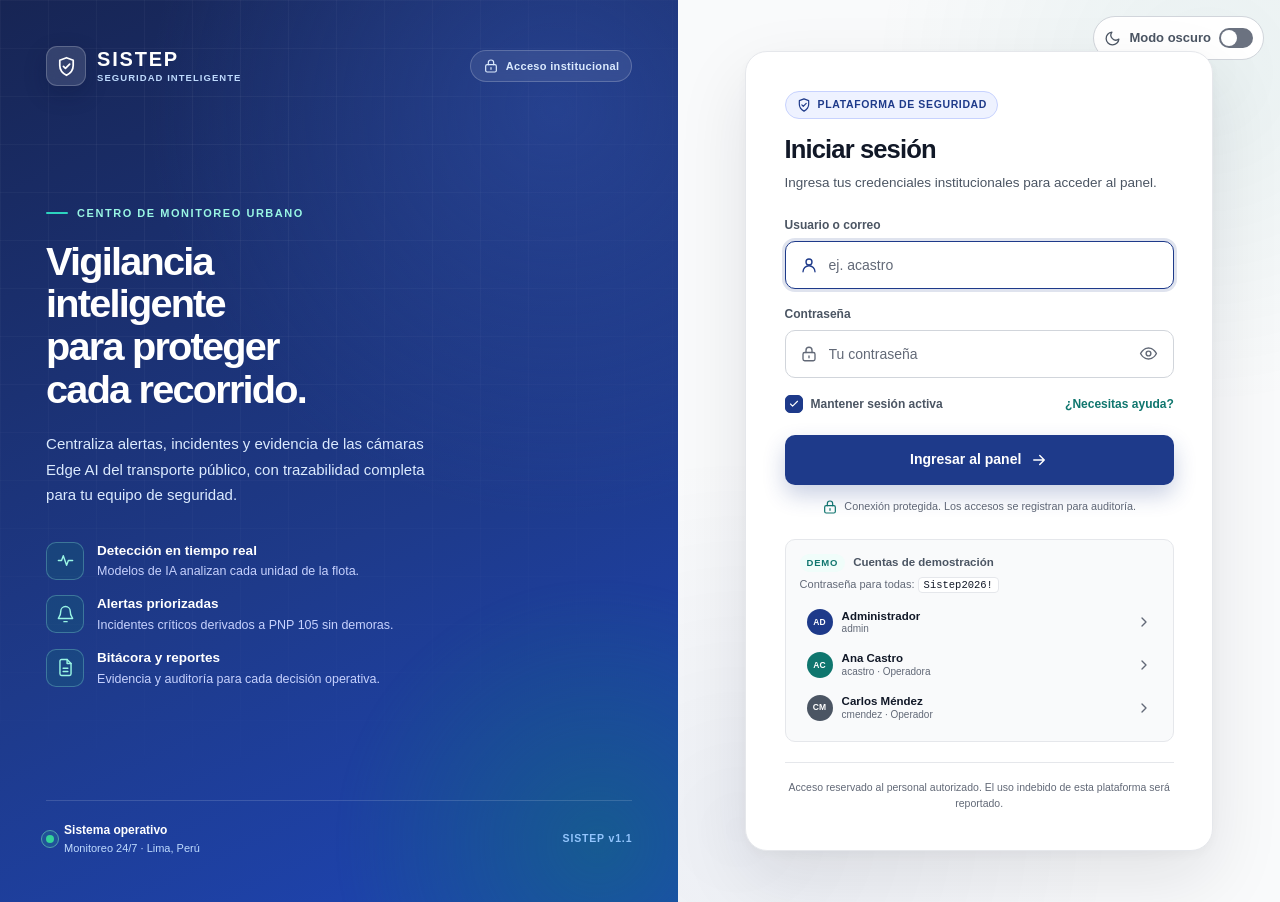
<file: frontend/index.html>
<!DOCTYPE html>
<html lang="es">
<head>
  <meta charset="UTF-8">
  <meta name="viewport" content="width=device-width, initial-scale=1.0">
  <meta name="theme-color" content="#1E3A8A">
  <meta name="description" content="SISTEP · Panel de seguridad para la gestión de alertas e incidentes en tiempo real.">
  <title>SISTEP | Panel de Seguridad</title>
  <script>
    /* Evita mostrar el panel antes de validar que exista una sesión guardada. */
    (function () {
      try {
        var raw = localStorage.getItem("sistep.auth.session") || sessionStorage.getItem("sistep.auth.session");
        if (!raw) {
          window.location.replace("login.html");
          return;
        }
        var sesion = JSON.parse(raw);
        if (!sesion.token || (sesion.expiresAt && Date.parse(sesion.expiresAt) <= Date.now())) {
          localStorage.removeItem("sistep.auth.session");
          sessionStorage.removeItem("sistep.auth.session");
          window.location.replace("login.html?expired=1");
        }
      } catch (error) {
        window.location.replace("login.html");
      }
    })();
  </script>
  <script src="js/theme.js"></script>
  <link rel="icon" type="image/svg+xml" href="assets/favicon.svg">
  <link rel="stylesheet" href="css/global.css">
  <link rel="stylesheet" href="css/dashboard.css">
  <link rel="stylesheet" href="css/views.css">
  <link rel="stylesheet" href="css/ux.css">
  <script src="js/auth.js" defer></script>
  <script src="js/api.js" defer></script>
  <script src="js/app.js" defer></script>
  <script src="js/views.js" defer></script>
  <script src="js/ux.js" defer></script>
</head>
<body>
  <a class="skip-link" href="#mainContent">Saltar al contenido principal</a>

  <!-- Sprite de iconos SVG (sin librerías externas) -->
  <svg class="svg-sprite" xmlns="http://www.w3.org/2000/svg" aria-hidden="true">
    <symbol id="icon-shield" viewBox="0 0 24 24">
      <g fill="none" stroke="currentColor" stroke-width="1.8" stroke-linecap="round" stroke-linejoin="round">
        <path d="M12 2.8 19 5.5v5.4c0 4.4-2.8 8-7 10.3-4.2-2.3-7-5.9-7-10.3V5.5L12 2.8Z"/>
        <path d="m8.8 11.9 2.1 2.1 4.4-4.5"/>
      </g>
    </symbol>
    <symbol id="icon-grid" viewBox="0 0 24 24">
      <g fill="none" stroke="currentColor" stroke-width="1.8" stroke-linecap="round" stroke-linejoin="round">
        <rect x="3" y="3" width="7" height="7" rx="1.6"/>
        <rect x="14" y="3" width="7" height="7" rx="1.6"/>
        <rect x="3" y="14" width="7" height="7" rx="1.6"/>
        <rect x="14" y="14" width="7" height="7" rx="1.6"/>
      </g>
    </symbol>
    <symbol id="icon-bell" viewBox="0 0 24 24">
      <g fill="none" stroke="currentColor" stroke-width="1.8" stroke-linecap="round" stroke-linejoin="round">
        <path d="M18 8a6 6 0 0 0-12 0c0 7-3 7-3 9h18c0-2-3-2-3-9"/>
        <path d="M10 21h4"/>
      </g>
    </symbol>
    <symbol id="icon-incident" viewBox="0 0 24 24">
      <g fill="none" stroke="currentColor" stroke-width="1.8" stroke-linecap="round" stroke-linejoin="round">
        <path d="M10.3 3.9 2.7 17a2 2 0 0 0 1.8 3h15a2 2 0 0 0 1.8-3L13.7 3.9a2 2 0 0 0-3.4 0Z"/>
        <path d="M12 9v4"/>
        <path d="M12 17h.01"/>
      </g>
    </symbol>
    <symbol id="icon-report" viewBox="0 0 24 24">
      <g fill="none" stroke="currentColor" stroke-width="1.8" stroke-linecap="round" stroke-linejoin="round">
        <path d="M14 2H7a2 2 0 0 0-2 2v16a2 2 0 0 0 2 2h10a2 2 0 0 0 2-2V7l-5-5Z"/>
        <path d="M14 2v5h5M9 13h6M9 17h6"/>
      </g>
    </symbol>
    <symbol id="icon-settings" viewBox="0 0 24 24">
      <g fill="none" stroke="currentColor" stroke-width="1.8" stroke-linecap="round" stroke-linejoin="round">
        <circle cx="12" cy="12" r="3"/>
        <path d="M19.4 15a1.7 1.7 0 0 0 .3 1.9l.1.1-2.8 2.8-.1-.1a1.7 1.7 0 0 0-1.9-.3 1.7 1.7 0 0 0-1 1.6v.2h-4V21a1.7 1.7 0 0 0-1-1.6 1.7 1.7 0 0 0-1.9.3l-.1.1L4.2 17l.1-.1a1.7 1.7 0 0 0 .3-1.9A1.7 1.7 0 0 0 3 14H2.8v-4H3a1.7 1.7 0 0 0 1.6-1 1.7 1.7 0 0 0-.3-1.9L4.2 7 7 4.2l.1.1A1.7 1.7 0 0 0 9 4.6a1.7 1.7 0 0 0 1-1.6v-.2h4V3a1.7 1.7 0 0 0 1 1.6 1.7 1.7 0 0 0 1.9-.3l.1-.1L19.8 7l-.1.1a1.7 1.7 0 0 0-.3 1.9 1.7 1.7 0 0 0 1.6 1h.2v4H21a1.7 1.7 0 0 0-1.6 1Z"/>
      </g>
    </symbol>
    <symbol id="icon-search" viewBox="0 0 24 24">
      <g fill="none" stroke="currentColor" stroke-width="1.9" stroke-linecap="round" stroke-linejoin="round">
        <circle cx="11" cy="11" r="7"/>
        <path d="m20 20-3.9-3.9"/>
      </g>
    </symbol>
    <symbol id="icon-filter" viewBox="0 0 24 24">
      <g fill="none" stroke="currentColor" stroke-width="1.8" stroke-linecap="round" stroke-linejoin="round">
        <path d="M3 5h18l-7 8v5.2l-4 1.8V13L3 5Z"/>
      </g>
    </symbol>
    <symbol id="icon-more" viewBox="0 0 24 24">
      <g fill="currentColor" stroke="none">
        <circle cx="5" cy="12" r="1.7"/>
        <circle cx="12" cy="12" r="1.7"/>
        <circle cx="19" cy="12" r="1.7"/>
      </g>
    </symbol>
    <symbol id="icon-refresh" viewBox="0 0 24 24">
      <g fill="none" stroke="currentColor" stroke-width="1.8" stroke-linecap="round" stroke-linejoin="round">
        <path d="M20 11a8 8 0 1 0-2.3 6.7"/>
        <path d="M20 4v7h-7"/>
      </g>
    </symbol>
    <symbol id="icon-x" viewBox="0 0 24 24">
      <g fill="none" stroke="currentColor" stroke-width="1.9" stroke-linecap="round">
        <path d="M18 6 6 18M6 6l12 12"/>
      </g>
    </symbol>
    <symbol id="icon-eye" viewBox="0 0 24 24">
      <g fill="none" stroke="currentColor" stroke-width="1.8" stroke-linecap="round" stroke-linejoin="round">
        <path d="M2 12s3.5-7 10-7 10 7 10 7-3.5 7-10 7S2 12 2 12Z"/>
        <circle cx="12" cy="12" r="3"/>
      </g>
    </symbol>
    <symbol id="icon-check" viewBox="0 0 24 24">
      <g fill="none" stroke="currentColor" stroke-width="2.1" stroke-linecap="round" stroke-linejoin="round">
        <path d="m5 12 4.2 4.2L19 6.5"/>
      </g>
    </symbol>
    <symbol id="icon-calendar" viewBox="0 0 24 24">
      <g fill="none" stroke="currentColor" stroke-width="1.8" stroke-linecap="round" stroke-linejoin="round">
        <rect x="3" y="5" width="18" height="16" rx="2"/>
        <path d="M16 3v4M8 3v4M3 10h18"/>
      </g>
    </symbol>
    <symbol id="icon-clock" viewBox="0 0 24 24">
      <g fill="none" stroke="currentColor" stroke-width="1.8" stroke-linecap="round" stroke-linejoin="round">
        <circle cx="12" cy="12" r="9"/>
        <path d="M12 7v5l3.2 2"/>
      </g>
    </symbol>
    <symbol id="icon-arrow-up" viewBox="0 0 24 24">
      <g fill="none" stroke="currentColor" stroke-width="2" stroke-linecap="round" stroke-linejoin="round">
        <path d="M7 17 17 7M8 7h9v9"/>
      </g>
    </symbol>
    <symbol id="icon-menu" viewBox="0 0 24 24">
      <g fill="none" stroke="currentColor" stroke-width="1.9" stroke-linecap="round">
        <path d="M4 7h16M4 12h16M4 17h16"/>
      </g>
    </symbol>
    <symbol id="icon-chevron-down" viewBox="0 0 24 24">
      <g fill="none" stroke="currentColor" stroke-width="2" stroke-linecap="round" stroke-linejoin="round">
        <path d="m6 9 6 6 6-6"/>
      </g>
    </symbol>
    <symbol id="icon-download" viewBox="0 0 24 24">
      <g fill="none" stroke="currentColor" stroke-width="1.8" stroke-linecap="round" stroke-linejoin="round">
        <path d="M12 3v12M7.5 10.5 12 15l4.5-4.5M4 20h16"/>
      </g>
    </symbol>
    <symbol id="icon-map-pin" viewBox="0 0 24 24">
      <g fill="none" stroke="currentColor" stroke-width="1.8" stroke-linecap="round" stroke-linejoin="round">
        <path d="M20 10c0 5.5-8 12-8 12S4 15.5 4 10a8 8 0 1 1 16 0Z"/>
        <circle cx="12" cy="10" r="2.5"/>
      </g>
    </symbol>
    <symbol id="icon-user" viewBox="0 0 24 24">
      <g fill="none" stroke="currentColor" stroke-width="1.8" stroke-linecap="round" stroke-linejoin="round">
        <circle cx="12" cy="8" r="4"/>
        <path d="M4 21a8 8 0 0 1 16 0"/>
      </g>
    </symbol>
    <symbol id="icon-info" viewBox="0 0 24 24">
      <g fill="none" stroke="currentColor" stroke-width="1.8" stroke-linecap="round" stroke-linejoin="round">
        <circle cx="12" cy="12" r="9"/>
        <path d="M12 11v5M12 8h.01"/>
      </g>
    </symbol>
    <symbol id="icon-camera" viewBox="0 0 24 24">
      <g fill="none" stroke="currentColor" stroke-width="1.8" stroke-linecap="round" stroke-linejoin="round">
        <path d="M4 7h3l1.5-2h7L17 7h3a2 2 0 0 1 2 2v9a2 2 0 0 1-2 2H4a2 2 0 0 1-2-2V9a2 2 0 0 1 2-2Z"/>
        <circle cx="12" cy="13" r="3.2"/>
      </g>
    </symbol>
    <symbol id="icon-plus" viewBox="0 0 24 24">
      <g fill="none" stroke="currentColor" stroke-width="2" stroke-linecap="round">
        <path d="M12 5v14M5 12h14"/>
      </g>
    </symbol>
    <symbol id="icon-chevron-left" viewBox="0 0 24 24">
      <g fill="none" stroke="currentColor" stroke-width="2" stroke-linecap="round" stroke-linejoin="round">
        <path d="m15 18-6-6 6-6"/>
      </g>
    </symbol>
    <symbol id="icon-chevron-right" viewBox="0 0 24 24">
      <g fill="none" stroke="currentColor" stroke-width="2" stroke-linecap="round" stroke-linejoin="round">
        <path d="m9 18 6-6-6-6"/>
      </g>
    </symbol>
    <symbol id="icon-arrow-left" viewBox="0 0 24 24">
      <g fill="none" stroke="currentColor" stroke-width="1.8" stroke-linecap="round" stroke-linejoin="round">
        <path d="M19 12H5M11 6l-6 6 6 6"/>
      </g>
    </symbol>
    <symbol id="icon-moon" viewBox="0 0 24 24">
      <g fill="none" stroke="currentColor" stroke-width="1.8" stroke-linecap="round" stroke-linejoin="round">
        <path d="M21 12.8A9 9 0 1 1 11.2 3a7 7 0 0 0 9.8 9.8z"/>
      </g>
    </symbol>
    <symbol id="icon-sun" viewBox="0 0 24 24">
      <g fill="none" stroke="currentColor" stroke-width="1.8" stroke-linecap="round" stroke-linejoin="round">
        <circle cx="12" cy="12" r="4"/>
        <path d="M12 2v2M12 20v2M4.9 4.9l1.4 1.4M17.7 17.7l1.4 1.4M2 12h2M20 12h2M4.9 19.1l1.4-1.4M17.7 6.3l1.4-1.4"/>
      </g>
    </symbol>
    <symbol id="icon-bus" viewBox="0 0 24 24">
      <g fill="none" stroke="currentColor" stroke-width="1.8" stroke-linecap="round" stroke-linejoin="round">
        <rect x="4" y="3" width="16" height="14" rx="2.5"/>
        <path d="M4 11h16M8 21v-2M16 21v-2M7.5 14.5h.01M16.5 14.5h.01"/>
      </g>
    </symbol>
    <symbol id="icon-wifi-off" viewBox="0 0 24 24">
      <g fill="none" stroke="currentColor" stroke-width="1.8" stroke-linecap="round" stroke-linejoin="round">
        <path d="M2 2l20 20M8.5 16.4a5 5 0 0 1 7 0M5 12.9a10 10 0 0 1 3.2-2.1M10.7 5.1A15 15 0 0 1 22 9M2 9a15 15 0 0 1 4-2.7M12 20h.01"/>
      </g>
    </symbol>
    <symbol id="icon-logout" viewBox="0 0 24 24">
      <g fill="none" stroke="currentColor" stroke-width="1.8" stroke-linecap="round" stroke-linejoin="round">
        <path d="M15 3h4a2 2 0 0 1 2 2v14a2 2 0 0 1-2 2h-4"/>
        <path d="m10 17 5-5-5-5M15 12H3"/>
      </g>
    </symbol>
    <symbol id="icon-chart" viewBox="0 0 24 24">
      <g fill="none" stroke="currentColor" stroke-width="1.8" stroke-linecap="round" stroke-linejoin="round">
        <path d="M4 20V10M10 20V4M16 20v-7M22 20H2"/>
      </g>
    </symbol>
    <symbol id="icon-pulse" viewBox="0 0 24 24">
      <g fill="none" stroke="currentColor" stroke-width="1.8" stroke-linecap="round" stroke-linejoin="round">
        <path d="M3 12h4l2.2-6 4.2 12 2.2-6H21"/>
      </g>
    </symbol>
  </svg>

  <div class="app-shell">
    <div class="sidebar-overlay" id="sidebarOverlay" hidden></div>

    <aside class="sidebar" id="sidebar" aria-label="Navegación principal">
      <div class="sidebar__header">
        <a class="brand" href="#dashboard" aria-label="SISTEP, ir al panel de seguridad">
          <span class="brand__mark" aria-hidden="true">
            <svg class="icon"><use href="#icon-shield"></use></svg>
          </span>
          <span class="brand__copy">
            <span class="brand__name">SISTEP</span>
            <span class="brand__tagline">Seguridad inteligente</span>
          </span>
        </a>
        <button class="icon-button sidebar__close" id="sidebarClose" type="button" aria-label="Cerrar menú">
          <svg class="icon" aria-hidden="true"><use href="#icon-x"></use></svg>
        </button>
      </div>

      <nav class="sidebar__nav" aria-label="Módulos del sistema">
        <p class="sidebar__label">Menú principal</p>
        <ul class="nav-list">
          <li>
            <a class="nav-link is-active" href="#dashboard" data-view-link="dashboard" aria-current="page">
              <span class="nav-link__icon"><svg class="icon" aria-hidden="true"><use href="#icon-grid"></use></svg></span>
              <span>Dashboard</span>
            </a>
          </li>
          <li>
            <a class="nav-link" href="#alertas" data-view-link="alertas">
              <span class="nav-link__icon"><svg class="icon" aria-hidden="true"><use href="#icon-bell"></use></svg></span>
              <span>Alertas</span>
              <span class="nav-link__badge" id="navAlertBadge" aria-label="3 alertas">3</span>
            </a>
          </li>
          <li>
            <a class="nav-link" href="#incidentes" data-view-link="incidentes">
              <span class="nav-link__icon"><svg class="icon" aria-hidden="true"><use href="#icon-incident"></use></svg></span>
              <span>Incidentes</span>
            </a>
          </li>
          <li>
            <a class="nav-link" href="#reportes" data-view-link="reportes">
              <span class="nav-link__icon"><svg class="icon" aria-hidden="true"><use href="#icon-report"></use></svg></span>
              <span>Reportes</span>
            </a>
          </li>
          <li>
            <a class="nav-link" href="#configuracion" data-view-link="configuracion">
              <span class="nav-link__icon"><svg class="icon" aria-hidden="true"><use href="#icon-settings"></use></svg></span>
              <span>Configuración</span>
            </a>
          </li>
        </ul>
      </nav>

      <div class="sidebar__footer">
        <div class="system-status" role="status">
          <span class="system-status__dot" aria-hidden="true"></span>
          <div class="system-status__copy">
            <strong class="system-status__title">Sistema operativo</strong>
            <span class="system-status__text">Todos los servicios en línea</span>
          </div>
        </div>
        <p class="sidebar__version">SISTEP v1.1 · Conectado al backend</p>
      </div>
    </aside>

    <div class="app-main">
      <header class="topbar">
        <div class="topbar__left">
          <button class="icon-button mobile-menu" id="menuToggle" type="button" aria-label="Abrir menú" aria-controls="sidebar" aria-expanded="false">
            <svg class="icon" aria-hidden="true"><use href="#icon-menu"></use></svg>
          </button>
          <span class="topbar__context" id="topbarContext">Centro de monitoreo</span>
          <span class="topbar__divider" aria-hidden="true"></span>
          <span class="live-status">
            <span class="live-status__dot" aria-hidden="true"></span>
            Monitoreo en vivo
          </span>
        </div>
        <div class="topbar__right">
          <span class="topbar__date">
            <svg class="icon" aria-hidden="true"><use href="#icon-calendar"></use></svg>
            <span id="currentDate">Cargando fecha…</span>
          </span>
          <button class="theme-toggle" id="themeToggle" type="button" role="switch" aria-checked="false" data-theme-toggle>
            <svg class="icon theme-toggle__icon theme-toggle__icon--moon" aria-hidden="true"><use href="#icon-moon"></use></svg>
            <svg class="icon theme-toggle__icon theme-toggle__icon--sun" aria-hidden="true"><use href="#icon-sun"></use></svg>
            <span class="theme-toggle__text">Modo oscuro</span>
            <span class="sr-only" data-theme-label>Modo oscuro: desactivado</span>
            <span class="theme-toggle__track" aria-hidden="true"><span class="theme-toggle__thumb"></span></span>
          </button>
          <span class="topbar__divider" aria-hidden="true"></span>
          <div class="user-menu-anchor" id="userMenuAnchor">
            <button class="user-chip user-chip--button" id="userMenuToggle" type="button"
                    aria-label="Cuenta de Ana Castro, Operadora" aria-haspopup="menu"
                    aria-expanded="false" aria-controls="userMenu">
              <span class="user-chip__avatar" id="userAvatar" aria-hidden="true">AC</span>
              <span class="user-chip__info">
                <strong id="userName">Ana Castro</strong>
                <span id="userRole">Operadora</span>
              </span>
              <svg class="icon user-chip__caret" aria-hidden="true"><use href="#icon-chevron-down"></use></svg>
            </button>
            <div class="user-menu" id="userMenu" role="menu" aria-labelledby="userMenuToggle" hidden>
              <div class="user-menu__header">
                <span class="user-menu__avatar" id="userMenuAvatar" aria-hidden="true">AC</span>
                <div class="user-menu__identity">
                  <strong id="userMenuName">Ana Castro</strong>
                  <span id="userMenuRole">Operadora</span>
                </div>
              </div>
              <p class="user-menu__meta" id="userMenuEmail">ana.castro@sistep.pe</p>
              <div class="user-menu__divider" aria-hidden="true"></div>
              <button class="user-menu__item user-menu__item--danger" id="logoutButton" type="button" role="menuitem">
                <svg class="icon" aria-hidden="true"><use href="#icon-logout"></use></svg>
                <span>Cerrar sesión</span>
              </button>
            </div>
          </div>
        </div>
      </header>

      <main class="main-content" id="mainContent" tabindex="-1">
        <div class="view" id="viewDashboard" data-view-panel="dashboard">
        <div class="page-header">
          <div>
            <p class="page-kicker">Resumen operativo</p>
            <h1 class="page-title">Panel de Seguridad</h1>
            <p class="page-subtitle">Supervisa alertas, incidentes y tiempos de respuesta del equipo en tiempo real.</p>
          </div>
          <div class="page-status">
            <svg class="icon" aria-hidden="true"><use href="#icon-shield"></use></svg>
            <span>Turno de mañana · <strong>06:00 – 14:00</strong></span>
          </div>
        </div>

        <section class="stats-grid" aria-label="Indicadores de seguridad">
          <article class="stat-card" aria-labelledby="statTotalLabel">
            <div class="stat-card__main">
              <span class="stat-card__icon stat-card__icon--primary" aria-hidden="true">
                <svg class="icon"><use href="#icon-bell"></use></svg>
              </span>
              <div class="stat-card__content">
                <p class="stat-card__label" id="statTotalLabel">Alertas totales</p>
                <p class="stat-card__value" id="statTotalValue" aria-label="Alertas totales"><span data-stat="total">–</span></p>
              </div>
            </div>
            <div class="stat-card__footer">
              <span class="stat-card__detail">
                <span class="mini-dot mini-dot--success" aria-hidden="true"></span>
                <span data-stat="new-today">Cargando…</span>
              </span>
              <span class="stat-card__trend">
                <svg class="icon" id="statTrendIcon" aria-hidden="true"><use href="#icon-arrow-up"></use></svg>
                <span data-stat="alerts-trend">–</span>
              </span>
            </div>
          </article>

          <article class="stat-card" aria-labelledby="statActiveLabel">
            <div class="stat-card__main">
              <span class="stat-card__icon stat-card__icon--danger" aria-hidden="true">
                <svg class="icon"><use href="#icon-incident"></use></svg>
              </span>
              <div class="stat-card__content">
                <p class="stat-card__label" id="statActiveLabel">Incidentes activos</p>
                <p class="stat-card__value"><span data-stat="active-incidents">–</span></p>
              </div>
            </div>
            <div class="stat-card__footer">
              <span class="stat-card__detail stat-card__detail--danger">
                <span class="mini-dot mini-dot--danger" aria-hidden="true"></span>
                <span data-active-attention>Cargando…</span>
              </span>
              <span class="stat-card__trend stat-card__trend--danger" data-stat="incidents-today">–</span>
            </div>
          </article>

          <article class="stat-card" aria-labelledby="statTimeLabel">
            <div class="stat-card__main">
              <span class="stat-card__icon stat-card__icon--accent" aria-hidden="true">
                <svg class="icon"><use href="#icon-clock"></use></svg>
              </span>
              <div class="stat-card__content">
                <p class="stat-card__label" id="statTimeLabel">Tiempo promedio</p>
                <p class="stat-card__value"><span data-stat="avg-response">–</span> <span class="stat-card__unit">min</span></p>
              </div>
            </div>
            <div class="stat-card__footer">
              <span class="stat-card__detail" data-stat="goal-text">Objetivo: menos de 5 min</span>
              <span class="stat-card__trend" data-stat="response-status">–</span>
            </div>
          </article>
        </section>

        <div class="dashboard-grid">
        <section class="table-card" aria-labelledby="recentAlertsTitle">
          <div class="table-card__header">
            <div class="table-card__titles">
              <div class="table-card__title-row">
                <h2 class="table-card__title" id="recentAlertsTitle">Alertas recientes</h2>
                <span class="count-pill" id="visibleCount" aria-label="7 alertas visibles">7</span>
              </div>
              <p class="table-card__subtitle">Últimos eventos registrados en el sistema.</p>
            </div>

            <div class="table-toolbar">
              <div class="search-field">
                <svg class="icon" aria-hidden="true"><use href="#icon-search"></use></svg>
                <label class="sr-only" for="alertSearch">Buscar alertas</label>
                <input type="search" id="alertSearch" name="alertSearch" placeholder="Buscar alerta, ID o estado…" autocomplete="off">
              </div>

              <div class="popover-anchor">
                <button class="button" id="filterToggle" type="button" aria-expanded="false" aria-haspopup="dialog" aria-controls="filterPopover">
                  <svg class="icon" aria-hidden="true"><use href="#icon-filter"></use></svg>
                  Filtrar
                  <span class="filter-count" id="filterCount" hidden>0</span>
                </button>
                <div class="popover" id="filterPopover" role="dialog" hidden aria-labelledby="filterTitle">
                  <div class="popover__header">
                    <div>
                      <h3 class="popover__title" id="filterTitle">Filtrar alertas</h3>
                      <p class="popover__subtitle">Refina la lista según prioridad o estado.</p>
                    </div>
                    <button class="icon-button" type="button" data-close-popover aria-label="Cerrar filtros">
                      <svg class="icon" aria-hidden="true"><use href="#icon-x"></use></svg>
                    </button>
                  </div>
                  <div class="filter-fields">
                    <label class="form-field" for="filterPriority">
                      <span class="form-field__label">Prioridad</span>
                      <span class="select-wrap">
                        <select id="filterPriority">
                          <option value="">Todas las prioridades</option>
                          <option value="Alta">Alta</option>
                          <option value="Media">Media</option>
                          <option value="Baja">Baja</option>
                        </select>
                        <svg class="icon" aria-hidden="true"><use href="#icon-chevron-down"></use></svg>
                      </span>
                    </label>
                    <label class="form-field" for="filterStatus">
                      <span class="form-field__label">Estado</span>
                      <span class="select-wrap">
                        <select id="filterStatus">
                          <option value="">Todos los estados</option>
                          <option value="Pendiente">Pendiente</option>
                          <option value="En proceso">En proceso</option>
                          <option value="Resuelto">Resuelto</option>
                        </select>
                        <svg class="icon" aria-hidden="true"><use href="#icon-chevron-down"></use></svg>
                      </span>
                    </label>
                  </div>
                  <div class="popover__footer">
                    <button class="button button--ghost" id="resetFilterButton" type="button">Limpiar</button>
                    <button class="button button--primary" id="applyFiltersButton" type="button">Aplicar filtros</button>
                  </div>
                </div>
              </div>

              <div class="popover-anchor">
                <button class="button" id="actionsToggle" type="button" aria-expanded="false" aria-haspopup="menu" aria-controls="actionsPopover">
                  <svg class="icon" aria-hidden="true"><use href="#icon-more"></use></svg>
                  Acciones
                </button>
                <div class="popover popover--menu" id="actionsPopover" hidden role="menu" aria-label="Acciones de la tabla">
                  <button class="menu-item" id="exportButton" type="button" role="menuitem">
                    <span class="menu-item__icon"><svg class="icon" aria-hidden="true"><use href="#icon-download"></use></svg></span>
                    <span class="menu-item__copy">
                      <span class="menu-item__title">Exportar resultados</span>
                      <span class="menu-item__desc">Descargar alertas visibles en CSV</span>
                    </span>
                  </button>
                  <button class="menu-item" id="refreshButton" type="button" role="menuitem">
                    <span class="menu-item__icon"><svg class="icon" aria-hidden="true"><use href="#icon-refresh"></use></svg></span>
                    <span class="menu-item__copy">
                      <span class="menu-item__title">Actualizar panel</span>
                      <span class="menu-item__desc">Sincronizar los datos más recientes</span>
                    </span>
                  </button>
                </div>
              </div>
            </div>
          </div>

          <div class="active-filters" id="activeFilters" hidden>
            <span class="active-filters__label">Filtros activos</span>
            <div class="filter-chips" id="filterChips"></div>
            <button class="text-button" id="clearFiltersButton" type="button">Limpiar todo</button>
          </div>

          <div class="table-scroll">
            <table class="alerts-table">
              <caption class="sr-only">Listado de alertas recientes con prioridad, estado y acciones disponibles.</caption>
              <thead>
                <tr>
                  <th scope="col">ID</th>
                  <th scope="col">Fecha</th>
                  <th scope="col">Alerta</th>
                  <th scope="col">Prioridad</th>
                  <th scope="col">Estado</th>
                  <th scope="col">Acciones</th>
                </tr>
              </thead>
              <tbody id="alertsBody"></tbody>
            </table>
          </div>

          <div class="table-footer">
            <p class="table-footer__summary" id="tableSummary" aria-live="polite">Cargando alertas…</p>
            <span class="table-footer__sync">
              <svg class="icon" aria-hidden="true"><use href="#icon-refresh"></use></svg>
              <span id="lastUpdated">Sincronizando…</span>
            </span>
          </div>
        </section>

        <aside class="fleet-card" aria-labelledby="fleetTitle">
          <div class="fleet-card__header">
            <span class="fleet-card__icon" aria-hidden="true"><svg class="icon"><use href="#icon-bus"></use></svg></span>
            <div>
              <h2 class="fleet-card__title" id="fleetTitle">Estado de la flota</h2>
              <p class="fleet-card__summary" id="fleetSummary" role="status" aria-live="polite">Consultando unidades…</p>
            </div>
          </div>
          <ul class="fleet-list" id="fleetList" aria-label="Unidades Edge AI conectadas"></ul>
          <div class="fleet-card__footer">
            <button class="button button--danger panic-button" id="panicButton" type="button">
              <svg class="icon" aria-hidden="true"><use href="#icon-bell"></use></svg>
              Botón de pánico
            </button>
            <p class="form-hint">Simula la pulsación del conductor. Pide confirmación y no emite sonido en el bus.</p>
            <details class="fleet-demo">
              <summary>Herramientas de demostración</summary>
              <p class="form-hint">Simula la pérdida o la recuperación de red de una unidad.</p>
              <div class="fleet-demo__actions" id="fleetDemoActions"></div>
            </details>
          </div>
        </aside>
        </div>
        </div>

        <!-- ================================================================
             Vista · Alertas
             ================================================================ -->
        <section class="view" id="viewAlertas" data-view-panel="alertas" hidden aria-labelledby="alertasTitle">
          <div class="page-header">
            <div>
              <p class="page-kicker">Gestión de alertas</p>
              <h1 class="page-title" id="alertasTitle">Alertas</h1>
              <p class="page-subtitle">Revisa las detecciones del sistema y define el seguimiento de cada evento.</p>
            </div>
            <div class="page-status">
              <svg class="icon" aria-hidden="true"><use href="#icon-bell"></use></svg>
              <span><strong id="alertQueueCount">3</strong> <span id="alertQueueLabel">alertas activas</span></span>
            </div>
          </div>

          <div class="alerts-workspace">
            <section class="inbox-card" aria-labelledby="inboxTitle">
              <div class="inbox-card__header">
                <div>
                  <h2 class="panel-title" id="inboxTitle">Bandeja de alertas</h2>
                  <p class="panel-subtitle">Eventos más recientes</p>
                </div>
                <span class="count-pill" id="alertInboxCount" aria-label="3 alertas">3</span>
              </div>
              <div class="alert-inbox" id="alertInbox" aria-label="Lista de alertas recientes"></div>
            </section>

            <section class="alert-detail-panel" id="alertDetailPanel" aria-live="polite">
              <div id="alertDetailContent">
                <div class="alert-detail-panel__header">
                  <div class="alert-detail-heading">
                    <p class="detail-eyebrow"><span id="alertDetailCode">AL-021</span><span class="detail-eyebrow__dot" aria-hidden="true"></span><span id="alertDetailTime">Hoy · 09:42</span></p>
                    <h2 class="detail-title" id="alertDetailTitle">Forcejeo detectado</h2>
                    <p class="detail-summary" id="alertDetailSummary">Posible forcejeo en la unidad BUS-302.</p>
                  </div>
                  <span class="badge" id="alertDetailPriority">Alta</span>
                </div>

                <div class="alert-media-grid">
                  <div class="alert-media">
                    <p class="alert-media__label">Ubicación</p>
                    <div class="alert-map-visual">
                      <svg viewBox="0 0 520 260" preserveAspectRatio="xMidYMid slice" aria-hidden="true">
                        <rect width="520" height="260" fill="#EEF2FF"/>
                        <g fill="#E0E7FF">
                          <rect x="24" y="22" width="92" height="56" rx="5"/>
                          <rect x="142" y="22" width="120" height="56" rx="5"/>
                          <rect x="290" y="22" width="80" height="56" rx="5"/>
                          <rect x="402" y="22" width="94" height="56" rx="5"/>
                          <rect x="24" y="180" width="135" height="58" rx="5"/>
                          <rect x="189" y="180" width="83" height="58" rx="5"/>
                          <rect x="301" y="180" width="105" height="58" rx="5"/>
                          <rect x="436" y="180" width="60" height="58" rx="5"/>
                        </g>
                        <g fill="none" stroke="#FFFFFF" stroke-width="19">
                          <path d="M-10 118h540"/>
                          <path d="M160-10v280"/>
                          <path d="M376-10v280"/>
                        </g>
                        <g fill="none" stroke="#C7D2FE" stroke-width="1.5">
                          <path d="M-10 118h540"/>
                          <path d="M160-10v280"/>
                          <path d="M376-10v280"/>
                        </g>
                        <g fill="none" stroke="#0F766E" stroke-width="3" stroke-linecap="round" stroke-dasharray="1 9">
                          <path d="M58 200c52 0 64-50 112-50s44 28 96 28 48-49 112-49"/>
                        </g>
                        <g transform="translate(260 92)">
                          <circle cx="0" cy="0" r="28" fill="#1E3A8A" opacity=".12"/>
                          <circle cx="0" cy="0" r="18" fill="#1E3A8A" opacity=".2"/>
                          <path d="M0-20a11 11 0 0 0-11 11c0 8.2 11 20 11 20s11-11.8 11-20A11 11 0 0 0 0-20Z" fill="#1E3A8A"/>
                          <circle cx="0" cy="-9" r="4" fill="#FFFFFF"/>
                        </g>
                        <text id="alertMapStreet" x="24" y="106" fill="#6B7280" font-size="10" font-family="Segoe UI, sans-serif">Av. Javier Prado Este</text>
                        <text id="alertMapDistrict" x="384" y="158" fill="#6B7280" font-size="10" font-family="Segoe UI, sans-serif">San Isidro</text>
                      </svg>
                      <span class="visual-pill">
                        <svg class="icon" aria-hidden="true"><use href="#icon-map-pin"></use></svg>
                        Mapa del incidente
                      </span>
                    </div>
                    <p class="alert-media__caption" id="alertMapCaption">Av. Javier Prado Este, San Isidro</p>
                  </div>

                  <div class="alert-media">
                    <p class="alert-media__label">Evidencia</p>
                    <div class="alert-evidence-visual">
                      <div class="evidence-grid" aria-hidden="true"></div>
                      <span class="evidence-focus" aria-hidden="true"></span>
                      <span class="evidence-camera-icon" aria-hidden="true">
                        <svg class="icon"><use href="#icon-camera"></use></svg>
                      </span>
                      <span class="visual-pill visual-pill--dark">
                        <svg class="icon" aria-hidden="true"><use href="#icon-camera"></use></svg>
                        Vista de cámara
                      </span>
                      <span class="evidence-timestamp" id="alertEvidenceTime">09:42:18</span>
                    </div>
                    <p class="alert-media__caption" id="alertEvidenceCaption">Captura IA · BUS-302</p>
                  </div>
                </div>

                <dl class="alert-facts">
                  <div class="alert-facts__item">
                    <dt>Estado</dt>
                    <dd><span class="badge badge--warning" id="alertDetailStatus"><span class="badge__dot" aria-hidden="true"></span>Pendiente</span></dd>
                  </div>
                  <div class="alert-facts__item">
                    <dt>Prioridad</dt>
                    <dd id="alertDetailPriorityText">Alta</dd>
                  </div>
                  <div class="alert-facts__item">
                    <dt>ID</dt>
                    <dd id="alertDetailId">AL-021</dd>
                  </div>
                  <div class="alert-facts__item">
                    <dt>Tipo</dt>
                    <dd id="alertDetailType">Forcejeo · IA</dd>
                  </div>
                </dl>

                <div class="alert-detail-actions">
                  <button class="button button--danger" id="notifyPnpButton" type="button">
                    <svg class="icon" aria-hidden="true"><use href="#icon-incident"></use></svg>
                    Notificar PNP 105
                  </button>
                  <button class="button" id="exportEvidenceButton" type="button">
                    <svg class="icon" aria-hidden="true"><use href="#icon-download"></use></svg>
                    Exportar evidencia
                  </button>
                  <button class="button" id="dismissAlertButton" type="button">
                    <svg class="icon" aria-hidden="true"><use href="#icon-x"></use></svg>
                    Descartar (falso positivo)
                  </button>
                </div>
              </div>

              <div class="empty-state alert-empty-state" id="alertDetailEmpty" hidden>
                <span class="empty-state__icon" aria-hidden="true">
                  <svg class="icon"><use href="#icon-check"></use></svg>
                </span>
                <p class="empty-state__title">Bandeja al día</p>
                <p class="empty-state__text">No quedan alertas pendientes de revisión en este momento.</p>
              </div>
            </section>
          </div>
        </section>

        <!-- ================================================================
             Vista · Incidentes
             ================================================================ -->
        <section class="view" id="viewIncidentes" data-view-panel="incidentes" hidden aria-labelledby="incidentesTitle">
          <div class="page-header">
            <div>
              <p class="page-kicker">Historial e investigación</p>
              <h1 class="page-title" id="incidentesTitle">Incidentes</h1>
              <p class="page-subtitle">Consulta los eventos registrados, su resolución y la trazabilidad de cada caso.</p>
            </div>
            <div class="page-status">
              <svg class="icon" aria-hidden="true"><use href="#icon-report"></use></svg>
              <span><strong id="incidentTotalCount">4</strong> <span id="incidentTotalLabel">incidencias registradas</span></span>
            </div>
          </div>

          <section class="history-panel" aria-labelledby="historyPanelTitle">
            <h2 class="sr-only" id="historyPanelTitle">Historial y auditoría de incidentes</h2>

            <div class="incidents-toolbar">
              <div class="incidents-toolbar__main">
                <div class="search-field incidents-search">
                  <svg class="icon" aria-hidden="true"><use href="#icon-search"></use></svg>
                  <label class="sr-only" for="incidentSearch">Buscar incidentes</label>
                  <input type="search" id="incidentSearch" placeholder="Buscar por ID, bus, operador o tipo…" autocomplete="off">
                </div>

                <div class="date-range" role="group" aria-labelledby="dateRangeLabel">
                  <svg class="icon date-range__icon" aria-hidden="true"><use href="#icon-calendar"></use></svg>
                  <div class="date-range__body">
                    <span class="date-range__label" id="dateRangeLabel">Rango de fechas</span>
                    <div class="date-range__fields">
                      <label class="sr-only" for="incidentDateFrom">Fecha inicial</label>
                      <input type="date" id="incidentDateFrom" aria-label="Fecha inicial">
                      <span class="date-range__separator" aria-hidden="true">–</span>
                      <label class="sr-only" for="incidentDateTo">Fecha final</label>
                      <input type="date" id="incidentDateTo" aria-label="Fecha final">
                    </div>
                  </div>
                </div>

                <div class="incidents-toolbar__actions">
                  <button class="button" id="incidentsPdfButton" type="button">
                    <svg class="icon" aria-hidden="true"><use href="#icon-download"></use></svg>
                    Exportar PDF
                  </button>
                  <button class="button" id="incidentsCsvButton" type="button">
                    <svg class="icon" aria-hidden="true"><use href="#icon-report"></use></svg>
                    Descargar CSV
                  </button>
                </div>
              </div>

              <div class="incidents-toolbar__filters">
                <label class="inline-select" for="incidentTypeFilter">
                  <span>Tipo</span>
                  <span class="select-wrap">
                    <select id="incidentTypeFilter">
                      <option value="">Todos los tipos</option>
                      <option value="Forcejeo">Forcejeo</option>
                      <option value="Arma detectada">Arma detectada</option>
                      <option value="Alerta manual">Alerta manual</option>
                      <option value="Sospechoso">Sospechoso</option>
                    </select>
                    <svg class="icon" aria-hidden="true"><use href="#icon-chevron-down"></use></svg>
                  </span>
                </label>
                <label class="inline-select" for="incidentStatusFilter">
                  <span>Estado</span>
                  <span class="select-wrap">
                    <select id="incidentStatusFilter">
                      <option value="">Todos los estados</option>
                      <option value="Cerrado">Cerrado</option>
                      <option value="Derivado">Derivado PNP 105</option>
                      <option value="Resuelto">Resuelto</option>
                    </select>
                    <svg class="icon" aria-hidden="true"><use href="#icon-chevron-down"></use></svg>
                  </span>
                </label>
                <label class="inline-select" for="incidentOperatorFilter">
                  <span>Operador</span>
                  <span class="select-wrap">
                    <select id="incidentOperatorFilter">
                      <option value="">Todos los operadores</option>
                      <option value="Operador A">Operador A</option>
                      <option value="Operador B">Operador B</option>
                      <option value="Operador C">Operador C</option>
                    </select>
                    <svg class="icon" aria-hidden="true"><use href="#icon-chevron-down"></use></svg>
                  </span>
                </label>
                <button class="text-button incidents-clear" id="resetIncidentFilters" type="button">Limpiar filtros</button>
              </div>
            </div>

            <div class="history-tab-row">
              <span class="history-tab is-active">
                <svg class="icon" aria-hidden="true"><use href="#icon-report"></use></svg>
                Historial y auditoría
              </span>
              <span class="history-results" id="incidentResultsLabel" aria-live="polite">4 registros</span>
            </div>

            <div class="table-scroll">
              <table class="incidents-table">
                <caption class="sr-only">Historial de incidentes con filtros, resolución y acciones de auditoría.</caption>
                <thead>
                  <tr>
                    <th scope="col">ID</th>
                    <th scope="col">Fecha / hora</th>
                    <th scope="col">Unidad</th>
                    <th scope="col">Tipo</th>
                    <th scope="col">Operador</th>
                    <th scope="col">Resolución / estado</th>
                    <th scope="col">Acciones</th>
                  </tr>
                </thead>
                <tbody id="incidentsTableBody"></tbody>
              </table>
            </div>

            <div class="history-footer">
              <p class="history-footer__summary" id="incidentPageSummary">Mostrando 1–4 de 4 incidentes</p>
              <div class="history-footer__controls">
                <label class="page-size" for="incidentPageSize">
                  <span>Mostrar</span>
                  <span class="select-wrap select-wrap--compact">
                    <select id="incidentPageSize">
                      <option value="5">5</option>
                      <option value="10">10</option>
                      <option value="25">25</option>
                    </select>
                    <svg class="icon" aria-hidden="true"><use href="#icon-chevron-down"></use></svg>
                  </span>
                  <span>por página</span>
                </label>
                <div class="pagination-buttons" aria-label="Paginación de incidentes">
                  <button class="page-button" id="incidentPrevPage" type="button" disabled aria-label="Página anterior">
                    <svg class="icon" aria-hidden="true"><use href="#icon-chevron-left"></use></svg>
                  </button>
                  <span class="page-current" id="incidentPageIndicator" aria-current="page">1</span>
                  <button class="page-button" id="incidentNextPage" type="button" disabled aria-label="Página siguiente">
                    <svg class="icon" aria-hidden="true"><use href="#icon-chevron-right"></use></svg>
                  </button>
                </div>
              </div>
            </div>
          </section>
        </section>

        <!-- ================================================================
             Vista · Reportes y estadísticas
             ================================================================ -->
        <section class="view" id="viewReportes" data-view-panel="reportes" hidden aria-labelledby="reportesTitle">
          <div class="page-header">
            <div>
              <p class="page-kicker">Analítica de seguridad</p>
              <h1 class="page-title" id="reportesTitle">Reportes y Estadísticas</h1>
              <p class="page-subtitle">Consulta la evolución de los incidentes y el desempeño del sistema de detección.</p>
            </div>
            <div class="page-status">
              <svg class="icon" aria-hidden="true"><use href="#icon-chart"></use></svg>
              <span>Información consolidada · <strong>hoy</strong></span>
            </div>
          </div>

          <div class="reports-toolbar">
            <label class="reports-range" for="reportRange">
              <span class="reports-range__icon" aria-hidden="true">
                <svg class="icon"><use href="#icon-calendar"></use></svg>
              </span>
              <span class="reports-range__copy">
                <span class="reports-range__label">Rango de fechas</span>
                <span class="select-wrap select-wrap--clean">
                  <select id="reportRange">
                    <option value="7">Últimos 7 días</option>
                    <option value="30" selected>Últimos 30 días</option>
                    <option value="90">Últimos 90 días</option>
                  </select>
                  <svg class="icon" aria-hidden="true"><use href="#icon-chevron-down"></use></svg>
                </span>
              </span>
            </label>
            <p class="reports-updated" id="reportsPeriodLabel">01 oct 2026 – 25 oct 2026</p>
            <div class="reports-actions">
              <button class="button" id="reportsPdfButton" type="button">
                <svg class="icon" aria-hidden="true"><use href="#icon-download"></use></svg>
                Exportar PDF
              </button>
              <button class="button" id="reportsExcelButton" type="button">
                <svg class="icon" aria-hidden="true"><use href="#icon-report"></use></svg>
                Exportar Excel
              </button>
            </div>
          </div>

          <div class="reports-grid">
            <article class="chart-card chart-card--types" aria-labelledby="incidentTypesTitle">
              <header class="chart-card__header">
                <div>
                  <h2 class="chart-card__title" id="incidentTypesTitle">Tipos de incidentes más comunes</h2>
                  <p class="chart-card__subtitle">Eventos detectados por categoría</p>
                </div>
                <span class="chart-metric" id="reportTypesTotal">42 incidentes</span>
              </header>
              <div class="bar-chart" id="reportTypesChart" role="img" aria-label="Gráfico de barras de tipos de incidentes"></div>
            </article>

            <article class="chart-card" aria-labelledby="resolutionTitle">
              <header class="chart-card__header">
                <div>
                  <h2 class="chart-card__title" id="resolutionTitle">Estado de resolución</h2>
                  <p class="chart-card__subtitle">Resultado final de los casos</p>
                </div>
              </header>
              <div class="donut-layout">
                <div class="donut-chart" id="reportStatusDonut" role="img" aria-label="Distribución del estado de resolución">
                  <div class="donut-chart__hole">
                    <strong id="reportResolutionTotal">42</strong>
                    <span>casos</span>
                  </div>
                </div>
                <ul class="chart-legend" id="reportStatusLegend"></ul>
              </div>
            </article>

            <article class="chart-card" aria-labelledby="incidentsTimeTitle">
              <header class="chart-card__header">
                <div>
                  <h2 class="chart-card__title" id="incidentsTimeTitle">Incidentes en el tiempo</h2>
                  <p class="chart-card__subtitle">Tendencia de eventos registrados</p>
                </div>
                <span class="chart-metric chart-metric--accent" id="reportTrendLabel">+8%</span>
              </header>
              <div class="line-chart" id="reportLineChart" role="img" aria-label="Gráfico de línea de incidentes en el tiempo"></div>
            </article>
          </div>
        </section>

        <!-- ================================================================
             Vista · Configuración del sistema
             ================================================================ -->
        <section class="view" id="viewConfiguracion" data-view-panel="configuracion" hidden aria-labelledby="configuracionTitle">
          <div class="page-header">
            <div>
              <p class="page-kicker">Administración del sistema</p>
              <h1 class="page-title" id="configuracionTitle">Configuración del Sistema</h1>
              <p class="page-subtitle">Ajusta los parámetros de detección, los protocolos de alerta y los dispositivos conectados.</p>
            </div>
            <div class="page-status">
              <svg class="icon" aria-hidden="true"><use href="#icon-settings"></use></svg>
              <span id="configStatusLabel">Configuración sincronizada</span>
            </div>
          </div>

          <form class="settings-layout" id="settingsForm">
            <article class="settings-card settings-card--ai" aria-labelledby="aiConfigTitle">
              <header class="settings-card__header">
                <span class="settings-card__icon" aria-hidden="true">
                  <svg class="icon"><use href="#icon-pulse"></use></svg>
                </span>
                <div>
                  <h2 class="settings-card__title" id="aiConfigTitle">Configuración del modelo de IA</h2>
                  <p class="settings-card__subtitle">Parámetros del modelo Random Forest</p>
                </div>
              </header>

              <div class="settings-card__body">
                <div class="range-field">
                  <div class="range-field__header">
                    <label class="form-label" for="confidenceRange">Umbral de confianza mínimo</label>
                    <output class="range-value" id="confidenceValue" for="confidenceRange">85%</output>
                  </div>
                  <p class="form-hint">Solo se generarán alertas que superen este nivel de confianza.</p>
                  <input class="range-input" type="range" id="confidenceRange" min="0" max="100" step="1" value="85" aria-describedby="confidenceHint">
                  <div class="range-scale" aria-hidden="true">
                    <span>0%</span>
                    <span>50%</span>
                    <span>100%</span>
                  </div>
                  <span class="sr-only" id="confidenceHint">Valor predeterminado de fábrica: 85 por ciento.</span>
                </div>

                <fieldset class="settings-fieldset">
                  <legend class="form-label">Detecciones activas</legend>
                  <div class="check-list">
                    <label class="check-row">
                      <input type="checkbox" name="detectForce" checked>
                      <span class="check-row__box" aria-hidden="true">
                        <svg class="icon"><use href="#icon-check"></use></svg>
                      </span>
                      <span class="check-row__copy">
                        <strong>Detectar fuerza</strong>
                        <span>Forcejeos, empujones o agresiones visibles.</span>
                      </span>
                    </label>
                    <label class="check-row">
                      <input type="checkbox" name="detectWeapons" checked>
                      <span class="check-row__box" aria-hidden="true">
                        <svg class="icon"><use href="#icon-check"></use></svg>
                      </span>
                      <span class="check-row__copy">
                        <strong>Detectar armas de fuego</strong>
                        <span>Objetos compatibles con armas en la unidad.</span>
                      </span>
                    </label>
                    <label class="check-row">
                      <input type="checkbox" name="detectObjects">
                      <span class="check-row__box" aria-hidden="true">
                        <svg class="icon"><use href="#icon-check"></use></svg>
                      </span>
                      <span class="check-row__copy">
                        <strong>Detectar objetos comunes</strong>
                        <span>Mochilas, maletas y objetos abandonados.</span>
                      </span>
                    </label>
                  </div>
                </fieldset>

                <label class="settings-select" for="activeModel">
                  <span class="form-label">Modelo activo</span>
                  <span class="select-wrap">
                    <select id="activeModel" name="activeModel">
                      <option value="v1.8.0-prod">v1.8.0-prod (recomendado)</option>
                      <option value="v1.8.0-beta">v1.8.0-beta</option>
                      <option value="v1.7.6-prod">v1.7.6-prod</option>
                    </select>
                    <svg class="icon" aria-hidden="true"><use href="#icon-chevron-down"></use></svg>
                  </span>
                </label>

                <div class="model-summary">
                  <span class="model-summary__icon" aria-hidden="true">
                    <svg class="icon"><use href="#icon-chart"></use></svg>
                  </span>
                  <div class="model-summary__copy">
                    <span>Precisión del modelo</span>
                    <strong>96.4%</strong>
                  </div>
                  <span class="badge badge--success">
                    <span class="badge__dot" aria-hidden="true"></span>
                    Óptimo
                  </span>
                </div>
              </div>
            </article>

            <div class="settings-side">
              <article class="settings-card" aria-labelledby="protocolsTitle">
                <header class="settings-card__header">
                  <span class="settings-card__icon" aria-hidden="true">
                    <svg class="icon"><use href="#icon-bell"></use></svg>
                  </span>
                  <div>
                    <h2 class="settings-card__title" id="protocolsTitle">Protocolos de envío y alertas</h2>
                    <p class="settings-card__subtitle">Acciones ante eventos críticos</p>
                  </div>
                </header>
                <div class="settings-card__body">
                  <div class="check-list">
                    <label class="check-row">
                      <input type="checkbox" name="notifyPnp" checked>
                      <span class="check-row__box" aria-hidden="true">
                        <svg class="icon"><use href="#icon-check"></use></svg>
                      </span>
                      <span class="check-row__copy">
                        <strong>Notificar automáticamente a PNP 105</strong>
                        <span>Envío inmediato para incidentes de alta prioridad.</span>
                      </span>
                    </label>
                    <label class="check-row">
                      <input type="checkbox" name="soundAlarm">
                      <span class="check-row__box" aria-hidden="true">
                        <svg class="icon"><use href="#icon-check"></use></svg>
                      </span>
                      <span class="check-row__copy">
                        <strong>Emitir alerta sonora en caso de robo</strong>
                        <span>Activa la sirena del bus de forma remota.</span>
                      </span>
                    </label>
                  </div>

                  <label class="contact-field" for="pnpContact">
                    <span class="form-label">Contacto de emergencia PNP</span>
                    <span class="input-group">
                      <span class="input-group__prefix" aria-hidden="true">
                        <svg class="icon"><use href="#icon-incident"></use></svg>
                      </span>
                      <input type="text" id="pnpContact" name="pnpContact" value="105" inputmode="numeric" maxlength="6" aria-describedby="pnpContactHint">
                    </span>
                    <span class="form-hint" id="pnpContactHint">Número de contacto para derivar alertas críticas.</span>
                  </label>
                </div>
              </article>

              <article class="settings-card" aria-labelledby="camerasTitle">
                <header class="settings-card__header settings-card__header--split">
                  <div class="settings-card__heading">
                    <span class="settings-card__icon" aria-hidden="true">
                      <svg class="icon"><use href="#icon-camera"></use></svg>
                    </span>
                    <div>
                      <h2 class="settings-card__title" id="camerasTitle">Cámaras Edge AI en buses</h2>
                      <p class="settings-card__subtitle">Dispositivos vinculados a la red</p>
                    </div>
                  </div>
                  <button class="button button--sm" id="addCameraButton" type="button">
                    <svg class="icon" aria-hidden="true"><use href="#icon-plus"></use></svg>
                    Agregar cámara
                  </button>
                </header>
                <div class="camera-table-wrap">
                  <table class="camera-table">
                    <caption class="sr-only">Cámaras del sistema y su estado de conexión</caption>
                    <thead>
                      <tr>
                        <th scope="col">Bus ID</th>
                        <th scope="col">Modelo</th>
                        <th scope="col">Estado</th>
                      </tr>
                    </thead>
                    <tbody id="camerasTableBody"></tbody>
                  </table>
                </div>
              </article>
            </div>

            <div class="settings-actions">
              <p class="settings-save-note" id="settingsSaveNote">
                <span class="settings-save-note__dot" aria-hidden="true"></span>
                <span id="settingsSaveText">Todos los cambios están guardados</span>
              </p>
              <div class="settings-actions__buttons">
                <button class="button" id="settingsCancelButton" type="button">Cancelar</button>
                <button class="button button--primary" type="submit">Guardar cambios</button>
              </div>
            </div>
          </form>
        </section>
      </main>
    </div>
  </div>

  <dialog class="modal" id="alertDialog" aria-labelledby="dialogTitle">
    <div class="modal__header">
      <div class="modal__heading">
        <div class="modal__eyebrow">
          <span id="dialogCode">Alerta</span>
          <span class="badge" id="dialogPriority"></span>
        </div>
        <h2 class="modal__title" id="dialogTitle">Detalle de la alerta</h2>
      </div>
      <button class="icon-button" type="button" data-dialog-close aria-label="Cerrar detalle">
        <svg class="icon" aria-hidden="true"><use href="#icon-x"></use></svg>
      </button>
    </div>
    <div class="modal__body">
      <p class="modal__description" id="dialogDescription"></p>
      <dl class="alert-details">
        <div class="alert-details__item">
          <dt><svg class="icon" aria-hidden="true"><use href="#icon-calendar"></use></svg>Fecha</dt>
          <dd id="dialogDate"></dd>
        </div>
        <div class="alert-details__item">
          <dt><svg class="icon" aria-hidden="true"><use href="#icon-clock"></use></svg>Hora</dt>
          <dd id="dialogTime"></dd>
        </div>
        <div class="alert-details__item">
          <dt><svg class="icon" aria-hidden="true"><use href="#icon-map-pin"></use></svg>Ubicación</dt>
          <dd id="dialogLocation"></dd>
        </div>
        <div class="alert-details__item">
          <dt><svg class="icon" aria-hidden="true"><use href="#icon-camera"></use></svg>Dispositivo</dt>
          <dd id="dialogDevice"></dd>
        </div>
        <div class="alert-details__item">
          <dt><svg class="icon" aria-hidden="true"><use href="#icon-user"></use></svg>Responsable</dt>
          <dd id="dialogOperator"></dd>
        </div>
        <div class="alert-details__item">
          <dt><svg class="icon" aria-hidden="true"><use href="#icon-info"></use></svg>Estado</dt>
          <dd><span class="badge" id="dialogStatus"></span></dd>
        </div>
      </dl>
      <div class="alert-note">
        <svg class="icon" aria-hidden="true"><use href="#icon-shield"></use></svg>
        <p>Los cambios de estado se reflejan automáticamente en el panel de seguridad.</p>
      </div>
    </div>
    <div class="modal__footer">
      <button class="button" type="button" data-dialog-close>Volver</button>
      <button class="button button--primary" id="dialogPrimaryAction" type="button">Marcar como resuelta</button>
    </div>
  </dialog>

  <dialog class="modal modal--confirm" id="confirmDialog" aria-labelledby="confirmTitle" aria-describedby="confirmMessage">
    <div class="modal__header">
      <div class="modal__heading">
        <h2 class="modal__title" id="confirmTitle">Confirmar acción</h2>
      </div>
      <button class="icon-button" type="button" data-confirm-cancel aria-label="Cancelar y cerrar">
        <svg class="icon" aria-hidden="true"><use href="#icon-x"></use></svg>
      </button>
    </div>
    <div class="modal__body">
      <p class="modal__description" id="confirmMessage"></p>
      <p class="confirm-detail" id="confirmDetail" hidden></p>
    </div>
    <div class="modal__footer">
      <button class="button" type="button" id="confirmCancel" data-confirm-cancel>Cancelar</button>
      <button class="button button--danger" type="button" id="confirmAccept">Confirmar</button>
    </div>
  </dialog>

  <dialog class="modal modal--confirm" id="panicDialog" aria-labelledby="panicTitle" aria-describedby="panicMessage">
    <form id="panicForm" method="dialog" novalidate>
      <div class="modal__header">
        <div class="modal__heading">
          <h2 class="modal__title" id="panicTitle">¿Enviar alerta de pánico?</h2>
        </div>
        <button class="icon-button" type="button" data-panic-cancel aria-label="Cancelar y cerrar">
          <svg class="icon" aria-hidden="true"><use href="#icon-x"></use></svg>
        </button>
      </div>
      <div class="modal__body">
        <p class="modal__description" id="panicMessage">Se registrará un incidente de prioridad alta con la ubicación GPS de la unidad. El envío es silencioso: el bus no emite ningún sonido.</p>
        <div class="form-field">
          <label class="form-label" for="panicBus">Unidad</label>
          <select class="text-input" id="panicBus" name="bus" required></select>
        </div>
        <p class="form-error" id="panicError" role="alert" hidden></p>
      </div>
      <div class="modal__footer">
        <button class="button" type="button" id="panicCancel" data-panic-cancel>Cancelar</button>
        <button class="button button--danger" type="submit" id="panicAccept">Enviar alerta silenciosa</button>
      </div>
    </form>
  </dialog>

  <dialog class="modal modal--wide" id="incidentDialog" aria-labelledby="incidentDialogTitle">
    <div class="modal__header">
      <div class="modal__heading">
        <div class="modal__eyebrow">
          <span id="incidentDialogCode">Incidente</span>
          <span class="badge" id="incidentDialogStatus"></span>
        </div>
        <h2 class="modal__title" id="incidentDialogTitle">Detalle del incidente</h2>
      </div>
      <button class="icon-button" type="button" id="incidentDialogClose" aria-label="Cerrar detalle del incidente">
        <svg class="icon" aria-hidden="true"><use href="#icon-x"></use></svg>
      </button>
    </div>
    <div class="modal__body">
      <p class="modal__description" id="incidentDialogDescription"></p>
      <dl class="incident-dialog-meta" id="incidentDialogMeta"></dl>
      <section class="audit-block" aria-labelledby="incidentAuditTitle" tabindex="-1">
        <h3 class="audit-block__title" id="incidentAuditTitle">Bitácora de auditoría</h3>
        <ol class="audit-timeline" id="incidentAuditTimeline"></ol>
      </section>
    </div>
    <div class="modal__footer">
      <button class="button" type="button" id="incidentDialogCloseFooter">Cerrar</button>
    </div>
  </dialog>

  <dialog class="modal" id="cameraDialog" aria-labelledby="cameraDialogTitle">
    <form id="cameraForm" novalidate>
      <div class="modal__header">
        <div class="modal__heading">
          <div class="modal__eyebrow">Dispositivos Edge AI</div>
          <h2 class="modal__title" id="cameraDialogTitle">Agregar cámara</h2>
        </div>
        <button class="icon-button" type="button" id="cameraDialogClose" aria-label="Cerrar formulario de cámara">
          <svg class="icon" aria-hidden="true"><use href="#icon-x"></use></svg>
        </button>
      </div>
      <div class="modal__body">
        <p class="modal__description">Vincula una nueva cámara a una unidad de la flota.</p>
        <div class="camera-form-grid">
          <label class="form-field" for="cameraBusId">
            <span class="form-field__label">Bus ID</span>
            <input class="text-input" type="text" id="cameraBusId" name="busId" placeholder="BUS-302" maxlength="12" autocomplete="off" required>
          </label>
          <label class="form-field" for="cameraModel">
            <span class="form-field__label">Modelo de cámara</span>
            <span class="select-wrap">
              <select id="cameraModel" name="model">
                <option value="Cámara v2">Cámara v2</option>
                <option value="Cámara v3">Cámara v3</option>
              </select>
              <svg class="icon" aria-hidden="true"><use href="#icon-chevron-down"></use></svg>
            </span>
          </label>
        </div>
        <p class="form-error" id="cameraFormError" role="alert" hidden></p>
      </div>
      <div class="modal__footer">
        <button class="button" type="button" id="cameraCancelButton">Cancelar</button>
        <button class="button button--primary" type="submit">
          <svg class="icon" aria-hidden="true"><use href="#icon-plus"></use></svg>
          Agregar cámara
        </button>
      </div>
    </form>
  </dialog>

  <div class="toast-region" id="toastRegion" role="status" aria-live="polite" aria-atomic="true"></div>

  <noscript>
    <p style="margin: 20px; padding: 14px; border: 1px solid #FECACA; background: #FEF2F2; color: #991B1B; font-family: sans-serif;">
      Activa JavaScript para visualizar y gestionar las alertas del panel.
    </p>
  </noscript>
</body>
</html>
</file>
<file: frontend/css/global.css>
@charset "UTF-8";

/* ==========================================================================
   SISTEP · Estilos globales
   Tokens, reset, shell de navegación y componentes reutilizables.
   ========================================================================== */

:root {
  /* Paleta principal */
  --color-primary: #1e3a8a;
  --color-primary-dark: #172554;
  --color-primary-mid: #2f4fa8;
  --color-primary-soft: #eef2ff;
  --color-accent: #0f766e;
  --color-accent-dark: #115e59;
  --color-accent-soft: #f0fdfa;
  --color-danger: #dc2626;
  --color-danger-dark: #b91c1c;
  --color-danger-soft: #fef2f2;
  --color-bg: #f9fafb;
  --color-surface: #ffffff;
  --color-text: #111827;
  --color-text-secondary: #4b5563;
  --color-text-muted: #626977;
  --color-border: #e5e7eb;
  --color-border-strong: #d1d5db;

  /* Tokens de apoyo para el cambio de tema (HU-10). Los valores claros son los originales del diseño. */
  --color-on-fill: #ffffff;              /* texto sobre fondos primario / acento / peligro */
  --color-surface-subtle: #fbfcfe;
  --color-surface-muted: #f3f4f6;
  --color-hairline: #f1f3f6;
  --color-border-hover: #b6c0d4;
  --color-primary-border: #c7d2fe;
  --color-accent-border: #ccfbf1;
  --color-danger-border: #fecaca;
  --color-danger-text: #991b1b;
  --color-warning-text: #92400e;
  --color-input-border: #6b7280;         /* 4,8:1 sobre blanco (WCAG 1.4.11 pide 3:1) */
  --color-focus: #1e3a8a;                /* anillo de foco de 3 px, totalmente opaco */
  --color-topbar-bg: rgba(255, 255, 255, 0.94);
  color-scheme: light;

  /* Colores semánticos de apoyo */
  --color-success: #15803d;
  --color-success-soft: #f0fdf4;
  --color-success-border: #bbf7d0;
  --color-warning: #b45309;
  --color-warning-soft: #fffbeb;
  --color-warning-border: #fde68a;

  /* Tipografía */
  --font-sans: "Segoe UI Variable", "Segoe UI", -apple-system, BlinkMacSystemFont,
    "Helvetica Neue", Arial, sans-serif;
  --font-mono: "Cascadia Mono", "SFMono-Regular", Consolas, "Liberation Mono",
    monospace;

  /* Estructura */
  --sidebar-width: 260px;
  --topbar-height: 68px;
  --content-max-width: 1480px;

  /* Radios y sombras */
  --radius-sm: 7px;
  --radius-md: 10px;
  --radius-lg: 14px;
  --radius-xl: 18px;
  --shadow-xs: 0 1px 2px rgba(17, 24, 39, 0.04);
  --shadow-sm: 0 1px 3px rgba(17, 24, 39, 0.07), 0 1px 2px rgba(17, 24, 39, 0.04);
  --shadow-md: 0 12px 28px rgba(17, 24, 39, 0.1), 0 3px 8px rgba(17, 24, 39, 0.05);
  --shadow-lg: 0 24px 60px rgba(17, 24, 39, 0.2), 0 8px 20px rgba(17, 24, 39, 0.08);

  --transition-fast: 150ms ease;
  --transition-base: 220ms ease;
}

/* ==========================================================================
   Tema oscuro (HU-10 / CA-10.1). Se activa con <html data-theme="dark">.
   Todas las combinaciones texto/fondo se miden con docs/herramientas/contraste.py (mínimo 4,5:1).
   En oscuro los rellenos de color son claros, por eso el texto sobre ellos es oscuro (--color-on-fill).
   ========================================================================== */
html[data-theme="dark"] {
  --color-primary: #93b4ff;
  --color-primary-dark: #bcd0ff;
  --color-primary-mid: #7aa2f7;
  --color-primary-soft: #1a2747;
  --color-accent: #2dd4bf;
  --color-accent-dark: #5eead4;
  --color-accent-soft: #0e2b2e;
  --color-danger: #f87171;
  --color-danger-dark: #fca5a5;
  --color-danger-soft: #2f1619;
  --color-bg: #0b1220;
  --color-surface: #111a2e;
  --color-text: #e5e7eb;
  --color-text-secondary: #b8c2d4;
  --color-text-muted: #94a3b8;
  --color-border: #26334f;
  --color-border-strong: #3a4a6b;

  --color-on-fill: #0b1220;
  --color-surface-subtle: #0f1830;
  --color-surface-muted: #1a2640;
  --color-hairline: #1c2842;
  --color-border-hover: #5b6c8f;
  --color-primary-border: #34508f;
  --color-accent-border: #17524f;
  --color-danger-border: #7f1d1d;
  --color-danger-text: #fca5a5;
  --color-warning-text: #fcd34d;
  --color-input-border: #7d8ba6;
  --color-focus: #bcd0ff;
  --color-topbar-bg: rgba(11, 18, 32, 0.94);

  --color-success: #4ade80;
  --color-success-soft: #0c2a1a;
  --color-success-border: #166534;
  --color-warning: #fbbf24;
  --color-warning-soft: #2b2108;
  --color-warning-border: #78560f;

  --shadow-xs: 0 1px 2px rgba(0, 0, 0, 0.4);
  --shadow-sm: 0 1px 3px rgba(0, 0, 0, 0.5);
  --shadow-md: 0 12px 28px rgba(0, 0, 0, 0.5);
  --shadow-lg: 0 24px 60px rgba(0, 0, 0, 0.6);
  color-scheme: dark;
}

/* El mapa y la captura son ilustraciones claras: se atenúan para no deslumbrar de noche. */
html[data-theme="dark"] .alert-map-visual svg { filter: brightness(0.72) saturate(0.85); }

*,
*::before,
*::after {
  box-sizing: border-box;
}

html {
  font-size: 16px;
  scroll-behavior: smooth;
}

body {
  min-width: 320px;
  min-height: 100vh;
  margin: 0;
  background: var(--color-bg);
  color: var(--color-text);
  font-family: var(--font-sans);
  line-height: 1.5;
  -webkit-font-smoothing: antialiased;
  text-rendering: optimizeLegibility;
}

body.sidebar-open {
  overflow: hidden;
}

button,
input,
select {
  font: inherit;
}

h1,
h2,
h3,
h4,
p,
dl,
dd,
figure {
  margin: 0;
}

ul,
ol {
  margin: 0;
  padding: 0;
  list-style: none;
}

button {
  border: 0;
  cursor: pointer;
}

button:disabled {
  cursor: not-allowed;
}

a {
  color: inherit;
  text-decoration: none;
}

svg {
  display: block;
}

img {
  max-width: 100%;
}

::selection {
  background: var(--color-primary-border);
  color: var(--color-primary-dark);
}

:where(a, button, input, select, [tabindex]):focus-visible {
  outline: 3px solid var(--color-focus);
  outline-offset: 2px;
}

[hidden] {
  display: none !important;
}

/* Iconografía SVG inline */
.svg-sprite {
  position: absolute;
  width: 0;
  height: 0;
  overflow: hidden;
}

.icon {
  width: 20px;
  height: 20px;
  flex: 0 0 auto;
}

.icon--sm {
  width: 16px;
  height: 16px;
}

.icon--xs {
  width: 13px;
  height: 13px;
}

.icon--lg {
  width: 24px;
  height: 24px;
}

.sr-only {
  position: absolute;
  width: 1px;
  height: 1px;
  padding: 0;
  margin: -1px;
  overflow: hidden;
  clip: rect(0, 0, 0, 0);
  white-space: nowrap;
  border: 0;
}

.skip-link {
  position: fixed;
  top: 12px;
  left: 12px;
  z-index: 200;
  padding: 10px 14px;
  border-radius: var(--radius-sm);
  background: var(--color-primary);
  color: var(--color-on-fill);
  font-size: 14px;
  font-weight: 600;
  transform: translateY(-160%);
  transition: transform var(--transition-fast);
}

.skip-link:focus {
  transform: translateY(0);
}

/* ==========================================================================
   Estructura general
   ========================================================================== */

.app-shell {
  min-height: 100vh;
}

.sidebar {
  position: fixed;
  inset: 0 auto 0 0;
  z-index: 40;
  display: flex;
  width: var(--sidebar-width);
  flex-direction: column;
  overflow: hidden;
  background: var(--color-surface);
  border-right: 1px solid var(--color-border);
}

.sidebar__header {
  display: flex;
  align-items: center;
  justify-content: space-between;
  padding: 25px 22px 22px;
}

.brand {
  display: inline-flex;
  align-items: center;
  gap: 11px;
  border-radius: var(--radius-sm);
}

.brand__mark {
  display: grid;
  width: 40px;
  height: 40px;
  flex: 0 0 auto;
  place-items: center;
  border-radius: 11px;
  background: var(--color-primary);
  color: var(--color-on-fill);
  box-shadow: 0 6px 14px rgba(30, 58, 138, 0.22);
}

.brand__mark .icon {
  width: 23px;
  height: 23px;
}

.brand__copy {
  display: flex;
  min-width: 0;
  flex-direction: column;
}

.brand__name {
  color: var(--color-primary);
  font-size: 20px;
  font-weight: 800;
  letter-spacing: 0.09em;
  line-height: 1.1;
}

.brand__tagline {
  margin-top: 2px;
  color: var(--color-text-muted);
  font-size: 9.5px;
  font-weight: 600;
  letter-spacing: 0.11em;
  line-height: 1.3;
  text-transform: uppercase;
}

.sidebar__nav {
  flex: 1;
  overflow-y: auto;
  padding: 4px 16px 18px;
  scrollbar-width: thin;
  scrollbar-color: var(--color-border-strong) transparent;
}

.sidebar__label {
  padding: 13px 12px 9px;
  color: var(--color-text-muted);
  font-size: 10px;
  font-weight: 700;
  letter-spacing: 0.13em;
  line-height: 1.3;
  text-transform: uppercase;
}

.nav-list {
  display: flex;
  flex-direction: column;
  gap: 3px;
}

.nav-link {
  position: relative;
  display: flex;
  min-height: 45px;
  align-items: center;
  gap: 12px;
  padding: 0 12px;
  border-radius: 9px;
  color: var(--color-text-secondary);
  font-size: 14px;
  font-weight: 600;
  transition: background var(--transition-fast), color var(--transition-fast);
}

.nav-link:hover {
  background: var(--color-surface-muted);
  color: var(--color-primary);
}

.nav-link.is-active {
  background: var(--color-primary-soft);
  color: var(--color-primary);
}

.nav-link.is-active::before {
  position: absolute;
  top: 9px;
  bottom: 9px;
  left: -16px;
  width: 3px;
  border-radius: 0 4px 4px 0;
  background: var(--color-primary);
  content: "";
}

.nav-link__icon {
  display: grid;
  width: 22px;
  height: 22px;
  flex: 0 0 auto;
  place-items: center;
  opacity: 0.88;
}

.nav-link__icon .icon {
  width: 19px;
  height: 19px;
}

.nav-link__badge {
  display: inline-grid;
  min-width: 24px;
  height: 21px;
  margin-left: auto;
  padding: 0 7px;
  place-items: center;
  border: 1px solid var(--color-accent-border);
  border-radius: 999px;
  background: var(--color-accent-soft);
  color: var(--color-accent);
  font-size: 11px;
  font-weight: 700;
  line-height: 1;
}

.sidebar__footer {
  padding: 14px 16px 16px;
  border-top: 1px solid var(--color-border);
}

.system-status {
  display: flex;
  align-items: flex-start;
  gap: 9px;
  padding: 11px 12px;
  border: 1px solid var(--color-border);
  border-radius: var(--radius-md);
  background: var(--color-bg);
}

.system-status__dot {
  position: relative;
  width: 7px;
  height: 7px;
  flex: 0 0 auto;
  margin-top: 5px;
  border-radius: 50%;
  background: #16a34a;
  box-shadow: 0 0 0 3px rgba(22, 163, 74, 0.12);
}

.system-status__copy {
  display: flex;
  min-width: 0;
  flex-direction: column;
  gap: 1px;
}

.system-status__title {
  color: var(--color-text-secondary);
  font-size: 11.5px;
  font-weight: 700;
  line-height: 1.4;
}

.system-status__text {
  color: var(--color-text-muted);
  font-size: 10.5px;
  line-height: 1.45;
}

.sidebar__version {
  margin-top: 11px;
  padding-left: 2px;
  color: var(--color-text-muted);
  font-size: 10px;
  letter-spacing: 0.03em;
}

.sidebar-overlay {
  position: fixed;
  inset: 0;
  z-index: 35;
  background: rgba(17, 24, 39, 0.46);
  -webkit-backdrop-filter: blur(2px);
  backdrop-filter: blur(2px);
  animation: fade-in var(--transition-base) both;
}

.app-main {
  display: flex;
  min-height: 100vh;
  flex-direction: column;
  margin-left: var(--sidebar-width);
}

.topbar {
  position: sticky;
  top: 0;
  z-index: 30;
  display: flex;
  min-height: var(--topbar-height);
  align-items: center;
  justify-content: space-between;
  gap: 20px;
  padding: 0 32px;
  border-bottom: 1px solid var(--color-border);
  background: var(--color-topbar-bg);
  -webkit-backdrop-filter: blur(10px);
  backdrop-filter: blur(10px);
}

.topbar__left,
.topbar__right {
  display: flex;
  min-width: 0;
  align-items: center;
  gap: 14px;
}

.topbar__context {
  color: var(--color-text-muted);
  font-size: 12.5px;
  font-weight: 500;
  white-space: nowrap;
}

.topbar__divider {
  width: 1px;
  height: 20px;
  background: var(--color-border);
}

.live-status {
  display: inline-flex;
  align-items: center;
  gap: 7px;
  color: var(--color-success);
  font-size: 12px;
  font-weight: 650;
  white-space: nowrap;
}

.live-status__dot {
  position: relative;
  width: 7px;
  height: 7px;
  border-radius: 50%;
  background: #16a34a;
}

.live-status__dot::after {
  position: absolute;
  inset: -3px;
  border: 1px solid #86efac;
  border-radius: 50%;
  content: "";
  animation: pulse-ring 2.4s ease-out infinite;
}

.topbar__date {
  display: inline-flex;
  align-items: center;
  gap: 7px;
  color: var(--color-text-muted);
  font-size: 12px;
  font-weight: 500;
  white-space: nowrap;
}

.topbar__date .icon {
  width: 16px;
  height: 16px;
}

.user-chip {
  display: flex;
  min-width: 0;
  align-items: center;
  gap: 10px;
}

.user-chip__avatar {
  display: grid;
  width: 34px;
  height: 34px;
  flex: 0 0 auto;
  place-items: center;
  border-radius: 50%;
  background: linear-gradient(145deg, var(--color-primary-mid), var(--color-primary));
  color: var(--color-on-fill);
  font-size: 11px;
  font-weight: 700;
  letter-spacing: 0.02em;
  box-shadow: inset 0 0 0 1px rgba(255, 255, 255, 0.16);
}

.user-chip__info {
  display: flex;
  min-width: 0;
  flex-direction: column;
  line-height: 1.3;
}

.user-chip__info strong {
  overflow: hidden;
  color: var(--color-text);
  font-size: 12.5px;
  font-weight: 650;
  text-overflow: ellipsis;
  white-space: nowrap;
}

.user-chip__info span {
  color: var(--color-text-muted);
  font-size: 10.5px;
}

/* Menú de cuenta y cierre de sesión */
.user-menu-anchor {
  position: relative;
  display: flex;
  align-items: center;
}

.user-chip--button {
  padding: 4px 7px 4px 4px;
  border-radius: 999px;
  background: transparent;
  text-align: left;
  transition: background var(--transition-fast);
}

.user-chip--button:hover {
  background: var(--color-surface-muted);
}

.user-chip--button[aria-expanded="true"] {
  background: var(--color-primary-soft);
}

.user-chip__caret {
  width: 14px;
  height: 14px;
  margin-left: 1px;
  color: var(--color-text-muted);
  transition: transform var(--transition-fast);
}

.user-chip--button[aria-expanded="true"] .user-chip__caret {
  transform: rotate(180deg);
}

.user-menu {
  position: absolute;
  top: calc(100% + 10px);
  right: 0;
  z-index: 65;
  width: 256px;
  padding: 8px;
  border: 1px solid var(--color-border);
  border-radius: 13px;
  background: var(--color-surface);
  box-shadow: var(--shadow-md);
  animation: fade-in 150ms ease-out both;
}

.user-menu__header {
  display: flex;
  align-items: center;
  gap: 10px;
  padding: 8px 8px 6px;
}

.user-menu__avatar {
  display: grid;
  width: 38px;
  height: 38px;
  flex: 0 0 auto;
  place-items: center;
  border-radius: 50%;
  background: linear-gradient(145deg, var(--color-primary-mid), var(--color-primary));
  color: var(--color-on-fill);
  font-size: 12px;
  font-weight: 750;
  letter-spacing: 0.02em;
}

.user-menu__identity {
  display: flex;
  min-width: 0;
  flex-direction: column;
  line-height: 1.3;
}

.user-menu__identity strong {
  overflow: hidden;
  color: var(--color-text);
  font-size: 13px;
  font-weight: 700;
  text-overflow: ellipsis;
  white-space: nowrap;
}

.user-menu__identity span {
  color: var(--color-accent);
  font-size: 10.5px;
  font-weight: 650;
}

.user-menu__meta {
  overflow: hidden;
  padding: 0 8px 9px;
  color: var(--color-text-muted);
  font-size: 11px;
  text-overflow: ellipsis;
  white-space: nowrap;
}

.user-menu__divider {
  height: 1px;
  margin: 3px 0;
  background: var(--color-border);
}

.user-menu__item {
  display: flex;
  width: 100%;
  min-height: 38px;
  align-items: center;
  gap: 9px;
  padding: 0 9px;
  border-radius: 8px;
  background: transparent;
  color: var(--color-text-secondary);
  font-size: 12.5px;
  font-weight: 650;
  text-align: left;
  transition: background var(--transition-fast), color var(--transition-fast);
}

.user-menu__item .icon {
  width: 17px;
  height: 17px;
}

.user-menu__item:hover,
.user-menu__item:focus-visible {
  background: var(--color-surface-muted);
}

.user-menu__item:focus-visible {
  outline: 3px solid var(--color-focus);
  outline-offset: 1px;
}

.user-menu__item--danger:hover,
.user-menu__item--danger:focus-visible {
  background: var(--color-danger-soft);
  color: var(--color-danger-dark);
}

.user-menu__item:disabled {
  opacity: 0.6;
}

.icon-button.mobile-menu,
.icon-button.sidebar__close {
  display: none;
}

.main-content {
  width: 100%;
  max-width: var(--content-max-width);
  flex: 1;
  margin: 0 auto;
  padding: 30px 32px 40px;
}

.main-content:focus {
  outline: none;
}

/* ==========================================================================
   Componentes base
   ========================================================================== */

.button {
  display: inline-flex;
  min-height: 40px;
  align-items: center;
  justify-content: center;
  gap: 8px;
  padding: 0 14px;
  border: 1px solid var(--color-border-strong);
  border-radius: 9px;
  background: var(--color-surface);
  color: var(--color-text-secondary);
  font-size: 13px;
  font-weight: 600;
  line-height: 1;
  white-space: nowrap;
  box-shadow: var(--shadow-xs);
  transition: border-color var(--transition-fast), background var(--transition-fast),
    color var(--transition-fast), box-shadow var(--transition-fast),
    transform var(--transition-fast);
}

.button:hover {
  border-color: var(--color-border-hover);
  background: var(--color-surface-subtle);
  color: var(--color-primary);
}

.button:active {
  transform: translateY(1px);
}

.button .icon {
  width: 17px;
  height: 17px;
}

.button--primary {
  border-color: var(--color-primary);
  background: var(--color-primary);
  color: var(--color-on-fill);
  box-shadow: 0 3px 8px rgba(30, 58, 138, 0.18);
}

.button--primary:hover {
  border-color: var(--color-primary-dark);
  background: var(--color-primary-dark);
  color: var(--color-on-fill);
  box-shadow: 0 5px 14px rgba(30, 58, 138, 0.22);
}

.button--accent {
  border-color: var(--color-accent);
  background: var(--color-accent);
  color: var(--color-on-fill);
}

.button--accent:hover {
  border-color: var(--color-accent-dark);
  background: var(--color-accent-dark);
  color: var(--color-on-fill);
}

.button--ghost {
  border-color: transparent;
  background: transparent;
  box-shadow: none;
  color: var(--color-text-muted);
}

.button--ghost:hover {
  border-color: transparent;
  background: var(--color-surface-muted);
  color: var(--color-primary);
}

.button--danger {
  border-color: var(--color-danger);
  background: var(--color-danger);
  color: var(--color-on-fill);
}

.button--danger:hover {
  border-color: var(--color-danger-dark);
  background: var(--color-danger-dark);
  color: var(--color-on-fill);
}

.button--sm {
  min-height: 31px;
  padding: 0 11px;
  border-radius: var(--radius-sm);
  font-size: 12px;
  box-shadow: none;
}

.button[aria-expanded="true"] {
  border-color: var(--color-primary);
  background: var(--color-primary-soft);
  color: var(--color-primary);
}

.button:disabled {
  opacity: 0.62;
}

.icon-button {
  display: inline-flex;
  width: 36px;
  height: 36px;
  flex: 0 0 auto;
  align-items: center;
  justify-content: center;
  border-radius: 8px;
  background: transparent;
  color: var(--color-text-muted);
  transition: background var(--transition-fast), color var(--transition-fast);
}

.icon-button:hover {
  background: var(--color-surface-muted);
  color: var(--color-text);
}

.icon-button .icon {
  width: 18px;
  height: 18px;
}

.text-button {
  display: inline-flex;
  align-items: center;
  gap: 5px;
  padding: 0;
  background: none;
  color: var(--color-accent);
  font-size: 12px;
  font-weight: 650;
}

.text-button:hover {
  color: var(--color-accent-dark);
  text-decoration: underline;
  text-underline-offset: 3px;
}

.badge {
  display: inline-flex;
  min-height: 23px;
  align-items: center;
  gap: 6px;
  padding: 2px 9px;
  border: 1px solid transparent;
  border-radius: 999px;
  font-size: 11.5px;
  font-weight: 650;
  line-height: 1.3;
  white-space: nowrap;
}

.badge__dot {
  width: 5px;
  height: 5px;
  flex: 0 0 auto;
  border-radius: 50%;
  background: currentColor;
}

.badge--danger {
  border-color: var(--color-danger-border);
  background: var(--color-danger-soft);
  color: var(--color-danger-dark);
}

.badge--warning {
  border-color: var(--color-warning-border);
  background: var(--color-warning-soft);
  color: var(--color-warning);
}

.badge--accent {
  border-color: var(--color-accent-border);
  background: var(--color-accent-soft);
  color: var(--color-accent);
}

.badge--primary {
  border-color: var(--color-primary-border);
  background: var(--color-primary-soft);
  color: var(--color-primary);
}

.badge--success {
  border-color: var(--color-success-border);
  background: var(--color-success-soft);
  color: var(--color-success);
}

.badge--neutral {
  border-color: var(--color-border);
  background: var(--color-surface-muted);
  color: var(--color-text-muted);
}

/* ==========================================================================
   Diálogo y notificaciones
   ========================================================================== */

dialog {
  margin: auto;
}

.modal {
  width: min(580px, calc(100vw - 32px));
  max-height: calc(100vh - 40px);
  padding: 0;
  overflow: auto;
  border: 1px solid var(--color-border);
  border-radius: var(--radius-xl);
  background: var(--color-surface);
  color: var(--color-text);
  box-shadow: var(--shadow-lg);
}

.modal[open] {
  animation: modal-in 200ms ease-out both;
}

.modal::backdrop {
  background: rgba(17, 24, 39, 0.56);
  -webkit-backdrop-filter: blur(2px);
  backdrop-filter: blur(2px);
}

.modal__header {
  display: flex;
  align-items: flex-start;
  justify-content: space-between;
  gap: 18px;
  padding: 22px 24px 18px;
  border-bottom: 1px solid var(--color-border);
}

.modal__heading {
  min-width: 0;
}

.modal__eyebrow {
  display: flex;
  flex-wrap: wrap;
  align-items: center;
  gap: 9px;
  margin-bottom: 7px;
  color: var(--color-text-muted);
  font-family: var(--font-mono);
  font-size: 10.5px;
  font-weight: 600;
  letter-spacing: 0.07em;
  text-transform: uppercase;
}

.modal__title {
  color: var(--color-text);
  font-size: 20px;
  font-weight: 700;
  letter-spacing: -0.015em;
  line-height: 1.3;
}

.modal__body {
  padding: 22px 24px;
}

.modal__description {
  color: var(--color-text-secondary);
  font-size: 13.5px;
  line-height: 1.65;
}

.modal__footer {
  display: flex;
  flex-wrap: wrap;
  align-items: center;
  justify-content: flex-end;
  gap: 10px;
  padding: 16px 24px;
  border-top: 1px solid var(--color-border);
  background: var(--color-surface-subtle);
}

.toast-region {
  position: fixed;
  right: 24px;
  bottom: 24px;
  z-index: 100;
  display: flex;
  width: min(370px, calc(100vw - 32px));
  flex-direction: column;
  gap: 9px;
  pointer-events: none;
}

.toast {
  display: flex;
  align-items: flex-start;
  gap: 10px;
  padding: 13px 14px;
  border: 1px solid var(--color-border);
  border-radius: var(--radius-md);
  background: var(--color-surface);
  color: var(--color-text-secondary);
  box-shadow: var(--shadow-md);
  font-size: 12.5px;
  font-weight: 500;
  line-height: 1.5;
  animation: toast-in 220ms ease-out both;
  pointer-events: auto;
}

.toast.is-leaving {
  animation: toast-out 180ms ease-in both;
}

.toast__icon {
  display: grid;
  width: 22px;
  height: 22px;
  flex: 0 0 auto;
  margin-top: 1px;
  place-items: center;
  border-radius: 50%;
  background: var(--color-accent-soft);
  color: var(--color-accent);
}

.toast__icon .icon {
  width: 13px;
  height: 13px;
}

.toast--warning .toast__icon {
  background: var(--color-warning-soft);
  color: var(--color-warning);
}

.toast--danger .toast__icon {
  background: var(--color-danger-soft);
  color: var(--color-danger);
}

/* ==========================================================================
   Responsive global
   ========================================================================== */

@media (max-width: 1180px) {
  :root {
    --sidebar-width: 280px;
  }

  .sidebar {
    transform: translateX(-100%);
    transition: transform var(--transition-base);
  }

  .sidebar.is-open {
    box-shadow: var(--shadow-lg);
    transform: translateX(0);
  }

  .app-main {
    margin-left: 0;
  }

  .icon-button.mobile-menu,
  .icon-button.sidebar__close {
    display: inline-flex;
  }

  .brand__mark {
    width: 37px;
    height: 37px;
  }

  .topbar {
    padding-inline: 24px;
  }
}

@media (max-width: 760px) {
  .topbar {
    min-height: 62px;
    padding-inline: 18px;
  }

  .topbar__context,
  .topbar__divider,
  .topbar__date {
    display: none;
  }

  .topbar__left {
    gap: 8px;
  }

  .main-content {
    padding: 24px 20px 34px;
  }

  .user-chip__info {
    display: none;
  }

  .toast-region {
    right: 16px;
    bottom: 16px;
  }
}

@media (max-width: 480px) {
  .topbar {
    padding-inline: 14px;
  }

  .main-content {
    padding-inline: 16px;
  }

  .sidebar {
    width: min(284px, 86vw);
  }

  .modal__header,
  .modal__body {
    padding-inline: 18px;
  }

  .modal__footer {
    padding: 14px 18px;
  }

  .modal__footer .button {
    flex: 1;
  }

  .live-status {
    font-size: 11px;
  }
}

@media (prefers-reduced-motion: reduce) {
  html {
    scroll-behavior: auto;
  }

  *,
  *::before,
  *::after {
    scroll-behavior: auto !important;
    animation-duration: 0.01ms !important;
    animation-iteration-count: 1 !important;
    transition-duration: 0.01ms !important;
  }
}

@keyframes fade-in {
  from {
    opacity: 0;
  }
}

@keyframes modal-in {
  from {
    opacity: 0;
    transform: translateY(12px) scale(0.985);
  }
}

@keyframes toast-in {
  from {
    opacity: 0;
    transform: translateY(8px);
  }
}

@keyframes toast-out {
  to {
    opacity: 0;
    transform: translateY(6px);
  }
}

@keyframes pulse-ring {
  0% {
    opacity: 0.8;
    transform: scale(0.8);
  }
  75%,
  100% {
    opacity: 0;
    transform: scale(1.8);
  }
}
</file>
<file: frontend/css/dashboard.css>
@charset "UTF-8";

/* ==========================================================================
   SISTEP · Panel de Seguridad
   Estilos específicos del dashboard.
   ========================================================================== */

.page-header {
  display: flex;
  align-items: flex-end;
  justify-content: space-between;
  gap: 24px;
  margin-bottom: 24px;
}

.page-kicker {
  display: flex;
  align-items: center;
  gap: 7px;
  margin-bottom: 8px;
  color: var(--color-accent);
  font-size: 10px;
  font-weight: 700;
  letter-spacing: 0.12em;
  line-height: 1.3;
  text-transform: uppercase;
}

.page-kicker::before {
  width: 18px;
  height: 2px;
  border-radius: 2px;
  background: var(--color-accent);
  content: "";
}

.page-title {
  color: var(--color-text);
  font-size: clamp(26px, 2.6vw, 32px);
  font-weight: 750;
  letter-spacing: -0.03em;
  line-height: 1.18;
}

.page-subtitle {
  max-width: 620px;
  margin-top: 7px;
  color: var(--color-text-muted);
  font-size: 13px;
  line-height: 1.55;
}

.page-status {
  display: flex;
  flex: 0 0 auto;
  align-items: center;
  gap: 9px;
  padding: 9px 12px;
  border: 1px solid var(--color-border);
  border-radius: var(--radius-md);
  background: var(--color-surface);
  color: var(--color-text-muted);
  box-shadow: var(--shadow-xs);
  font-size: 11.5px;
  line-height: 1.4;
}

.page-status .icon {
  width: 16px;
  height: 16px;
  color: var(--color-accent);
}

.page-status strong {
  color: var(--color-text-secondary);
  font-weight: 650;
}

/* ==========================================================================
   Tarjetas de indicadores
   ========================================================================== */

.stats-grid {
  display: grid;
  grid-template-columns: repeat(3, minmax(0, 1fr));
  gap: 18px;
  margin-bottom: 22px;
}

.stat-card {
  position: relative;
  min-width: 0;
  overflow: hidden;
  border: 1px solid var(--color-border);
  border-radius: var(--radius-lg);
  background: var(--color-surface);
  box-shadow: var(--shadow-xs);
  transition: border-color var(--transition-fast), box-shadow var(--transition-fast);
}

.stat-card:hover {
  border-color: var(--color-border-strong);
  box-shadow: var(--shadow-sm);
}

.stat-card::after {
  position: absolute;
  top: 0;
  right: 0;
  width: 88px;
  height: 88px;
  border-radius: 50%;
  background: radial-gradient(circle, rgba(30, 58, 138, 0.035), transparent 68%);
  transform: translate(24%, -28%);
  content: "";
  pointer-events: none;
}

.stat-card__main {
  display: flex;
  align-items: center;
  gap: 14px;
  padding: 20px 20px 17px;
}

.stat-card__icon {
  display: grid;
  width: 48px;
  height: 48px;
  flex: 0 0 auto;
  place-items: center;
  border: 1px solid transparent;
  border-radius: 12px;
}

.stat-card__icon .icon {
  width: 22px;
  height: 22px;
}

.stat-card__icon--primary {
  border-color: var(--color-primary-border);
  background: var(--color-primary-soft);
  color: var(--color-primary);
}

.stat-card__icon--danger {
  border-color: var(--color-danger-border);
  background: var(--color-danger-soft);
  color: var(--color-danger);
}

.stat-card__icon--accent {
  border-color: var(--color-accent-border);
  background: var(--color-accent-soft);
  color: var(--color-accent);
}

.stat-card__content {
  min-width: 0;
}

.stat-card__label {
  overflow: hidden;
  color: var(--color-text-muted);
  font-size: 12.5px;
  font-weight: 600;
  line-height: 1.4;
  text-overflow: ellipsis;
  white-space: nowrap;
}

.stat-card__value {
  display: flex;
  align-items: baseline;
  gap: 5px;
  margin-top: 3px;
  color: var(--color-text);
  font-size: 33px;
  font-variant-numeric: tabular-nums;
  font-weight: 750;
  letter-spacing: -0.035em;
  line-height: 1.16;
}

.stat-card__value.is-updated {
  animation: value-pop 320ms ease-out;
}

.stat-card__unit {
  color: var(--color-text-secondary);
  font-size: 15px;
  font-weight: 600;
  letter-spacing: -0.01em;
}

.stat-card__footer {
  display: flex;
  min-height: 41px;
  align-items: center;
  justify-content: space-between;
  gap: 10px;
  margin-inline: 20px;
  padding: 10px 0;
  border-top: 1px solid var(--color-hairline);
}

.stat-card__detail {
  display: inline-flex;
  min-width: 0;
  align-items: center;
  gap: 6px;
  overflow: hidden;
  color: var(--color-text-muted);
  font-size: 11px;
  line-height: 1.45;
  text-overflow: ellipsis;
  white-space: nowrap;
}

.stat-card__detail .icon {
  width: 13px;
  height: 13px;
  flex: 0 0 auto;
}

.stat-card__detail--danger {
  color: var(--color-danger-dark);
  font-weight: 600;
}

.stat-card__detail--accent {
  color: var(--color-accent);
  font-weight: 600;
}

.stat-card__trend {
  display: inline-flex;
  flex: 0 0 auto;
  align-items: center;
  gap: 3px;
  padding: 3px 7px;
  border-radius: 999px;
  background: var(--color-accent-soft);
  color: var(--color-accent);
  font-size: 10.5px;
  font-weight: 700;
  line-height: 1.3;
}

.stat-card__trend .icon {
  width: 11px;
  height: 11px;
}

.stat-card__trend--danger {
  background: var(--color-danger-soft);
  color: var(--color-danger-dark);
}

.mini-dot {
  width: 6px;
  height: 6px;
  flex: 0 0 auto;
  border-radius: 50%;
}

.mini-dot--success {
  background: #16a34a;
  box-shadow: 0 0 0 3px rgba(22, 163, 74, 0.1);
}

.mini-dot--danger {
  background: var(--color-danger);
  box-shadow: 0 0 0 3px rgba(220, 38, 38, 0.09);
}

/* ==========================================================================
   Tarjeta de alertas y tabla
   ========================================================================== */

.table-card {
  border: 1px solid var(--color-border);
  border-radius: var(--radius-lg);
  background: var(--color-surface);
  box-shadow: var(--shadow-xs);
}

.table-card__header {
  display: flex;
  align-items: flex-start;
  justify-content: space-between;
  gap: 20px;
  padding: 20px 22px;
  border-bottom: 1px solid var(--color-border);
}

.table-card__titles {
  min-width: 0;
}

.table-card__title-row {
  display: flex;
  align-items: center;
  gap: 9px;
}

.table-card__title {
  color: var(--color-text);
  font-size: 17px;
  font-weight: 700;
  letter-spacing: -0.015em;
  line-height: 1.35;
}

.count-pill {
  display: inline-grid;
  min-width: 24px;
  height: 21px;
  padding: 0 7px;
  place-items: center;
  border: 1px solid var(--color-border);
  border-radius: 999px;
  background: var(--color-surface-muted);
  color: var(--color-text-secondary);
  font-size: 10.5px;
  font-weight: 700;
  line-height: 1;
}

.table-card__subtitle {
  margin-top: 4px;
  color: var(--color-text-muted);
  font-size: 11.5px;
  line-height: 1.5;
}

.table-toolbar {
  display: flex;
  flex: 0 0 auto;
  flex-wrap: wrap;
  align-items: center;
  justify-content: flex-end;
  gap: 9px;
}

.search-field {
  position: relative;
  width: 260px;
  min-width: 210px;
}

.search-field .icon {
  position: absolute;
  top: 50%;
  left: 12px;
  width: 16px;
  height: 16px;
  color: var(--color-text-muted);
  pointer-events: none;
  transform: translateY(-50%);
}

.search-field input {
  width: 100%;
  height: 40px;
  padding: 0 12px 0 37px;
  border: 1px solid var(--color-border-strong);
  border-radius: 9px;
  background: var(--color-surface);
  color: var(--color-text);
  font-size: 12.5px;
  line-height: 1;
  transition: border-color var(--transition-fast), box-shadow var(--transition-fast);
}

.search-field input::placeholder {
  color: var(--color-text-muted);
  opacity: 1;
}

.search-field input:hover {
  border-color: var(--color-border-hover);
}

.search-field input:focus {
  border-color: var(--color-primary);
  outline: none;
  box-shadow: 0 0 0 3px rgba(30, 58, 138, 0.11);
}

.filter-count {
  display: inline-grid;
  min-width: 18px;
  height: 18px;
  margin-left: -2px;
  padding: 0 5px;
  place-items: center;
  border-radius: 999px;
  background: var(--color-primary);
  color: var(--color-on-fill);
  font-size: 9.5px;
  font-weight: 700;
  line-height: 1;
}

.popover-anchor {
  position: relative;
  display: inline-flex;
}

.popover {
  position: absolute;
  top: calc(100% + 9px);
  right: 0;
  z-index: 60;
  width: 320px;
  border: 1px solid var(--color-border);
  border-radius: 12px;
  background: var(--color-surface);
  box-shadow: var(--shadow-md);
  animation: popover-in 160ms ease-out both;
}

.popover__header {
  display: flex;
  align-items: flex-start;
  justify-content: space-between;
  gap: 14px;
  padding: 16px 16px 12px;
  border-bottom: 1px solid var(--color-hairline);
}

.popover__title {
  color: var(--color-text);
  font-size: 13.5px;
  font-weight: 700;
  line-height: 1.4;
}

.popover__subtitle {
  margin-top: 2px;
  color: var(--color-text-muted);
  font-size: 10.5px;
  line-height: 1.5;
}

.popover .icon-button {
  width: 27px;
  height: 27px;
  margin: -3px -4px 0 0;
}

.popover .icon-button .icon {
  width: 15px;
  height: 15px;
}

.filter-fields {
  display: flex;
  flex-direction: column;
  gap: 12px;
  padding: 14px 16px;
}

.form-field {
  display: flex;
  flex-direction: column;
  gap: 6px;
}

.form-field__label {
  color: var(--color-text-secondary);
  font-size: 11px;
  font-weight: 650;
  line-height: 1.4;
}

.select-wrap {
  position: relative;
}

.select-wrap select {
  width: 100%;
  height: 38px;
  padding: 0 32px 0 11px;
  border: 1px solid var(--color-border-strong);
  border-radius: var(--radius-sm);
  background: var(--color-surface);
  color: var(--color-text-secondary);
  font-size: 12.5px;
  line-height: 1.2;
  appearance: none;
  transition: border-color var(--transition-fast), box-shadow var(--transition-fast);
}

.select-wrap select:hover {
  border-color: var(--color-border-hover);
}

.select-wrap select:focus {
  border-color: var(--color-primary);
  outline: none;
  box-shadow: 0 0 0 3px rgba(30, 58, 138, 0.1);
}

.select-wrap .icon {
  position: absolute;
  top: 50%;
  right: 10px;
  width: 14px;
  height: 14px;
  color: var(--color-text-muted);
  pointer-events: none;
  transform: translateY(-50%);
}

.popover__footer {
  display: flex;
  align-items: center;
  justify-content: flex-end;
  gap: 8px;
  padding: 12px 16px;
  border-top: 1px solid var(--color-hairline);
  border-radius: 0 0 12px 12px;
  background: var(--color-surface-subtle);
}

.popover__footer .button {
  min-height: 34px;
  padding-inline: 11px;
  font-size: 11.5px;
}

.popover--menu {
  width: 268px;
  padding: 6px;
}

.menu-item {
  display: flex;
  width: 100%;
  align-items: center;
  gap: 10px;
  padding: 9px;
  border-radius: 8px;
  background: transparent;
  color: var(--color-text-secondary);
  text-align: left;
  transition: background var(--transition-fast);
}

.menu-item:hover {
  background: var(--color-surface-muted);
}

.menu-item__icon {
  display: grid;
  width: 30px;
  height: 30px;
  flex: 0 0 auto;
  place-items: center;
  border: 1px solid var(--color-border);
  border-radius: 7px;
  background: var(--color-surface);
  color: var(--color-text-muted);
}

.menu-item__icon .icon {
  width: 15px;
  height: 15px;
}

.menu-item__copy {
  display: flex;
  min-width: 0;
  flex-direction: column;
  gap: 1px;
}

.menu-item__title {
  color: var(--color-text-secondary);
  font-size: 12px;
  font-weight: 650;
  line-height: 1.45;
}

.menu-item__desc {
  color: var(--color-text-muted);
  font-size: 10.5px;
  line-height: 1.45;
}

.active-filters {
  display: flex;
  flex-wrap: wrap;
  align-items: center;
  gap: 7px;
  padding: 10px 22px;
  border-bottom: 1px solid var(--color-border);
  background: var(--color-surface-subtle);
}

.active-filters__label {
  color: var(--color-text-muted);
  font-size: 10px;
  font-weight: 650;
  letter-spacing: 0.04em;
  text-transform: uppercase;
}

.filter-chips {
  display: flex;
  flex-wrap: wrap;
  gap: 6px;
}

.filter-chip {
  display: inline-flex;
  align-items: center;
  gap: 5px;
  padding: 3px 5px 3px 8px;
  border: 1px solid var(--color-accent-border);
  border-radius: 999px;
  background: var(--color-accent-soft);
  color: var(--color-accent);
  font-size: 10.5px;
  line-height: 1.4;
}

.filter-chip strong {
  font-weight: 700;
}

.filter-chip button {
  display: grid;
  width: 16px;
  height: 16px;
  padding: 0;
  place-items: center;
  border-radius: 50%;
  background: transparent;
  color: currentColor;
}

.filter-chip button:hover {
  background: var(--color-accent-border);
}

.filter-chip button .icon {
  width: 10px;
  height: 10px;
}

.active-filters .text-button {
  margin-left: 3px;
  font-size: 10.5px;
}

.table-scroll {
  width: 100%;
  overflow-x: auto;
  scrollbar-width: thin;
  scrollbar-color: var(--color-border-strong) transparent;
}

.table-scroll::-webkit-scrollbar {
  height: 8px;
}

.table-scroll::-webkit-scrollbar-thumb {
  border-radius: 8px;
  background: var(--color-border-strong);
}

.alerts-table {
  width: 100%;
  min-width: 850px;
  border-collapse: collapse;
  table-layout: fixed;
}

.alerts-table th {
  padding: 10px 16px;
  border-bottom: 1px solid var(--color-border);
  background: var(--color-surface-subtle);
  color: var(--color-text-muted);
  font-size: 10px;
  font-weight: 700;
  letter-spacing: 0.065em;
  line-height: 1.4;
  text-align: left;
  text-transform: uppercase;
  white-space: nowrap;
}

.alerts-table th:nth-child(1) {
  width: 84px;
}

.alerts-table th:nth-child(2) {
  width: 112px;
}

.alerts-table th:nth-child(4) {
  width: 112px;
}

.alerts-table th:nth-child(5) {
  width: 132px;
}

.alerts-table th:nth-child(6) {
  width: 180px;
}

.alerts-table td {
  padding: 12px 16px;
  border-bottom: 1px solid var(--color-hairline);
  color: var(--color-text-secondary);
  font-size: 12.5px;
  line-height: 1.45;
  vertical-align: middle;
}

.alerts-table tbody tr {
  transition: background var(--transition-fast);
}

.alerts-table tbody tr:hover {
  background: var(--color-surface-subtle);
}

.alerts-table tbody tr:last-child td {
  border-bottom: 0;
}

.alert-id {
  color: var(--color-primary);
  font-family: var(--font-mono);
  font-size: 11.5px;
  font-weight: 650;
  letter-spacing: -0.01em;
}

.alert-date {
  color: var(--color-text-secondary);
  font-size: 12px;
  font-variant-numeric: tabular-nums;
  white-space: nowrap;
}

.alert-name {
  display: block;
  overflow: hidden;
  color: var(--color-text);
  font-size: 12.5px;
  font-weight: 600;
  line-height: 1.45;
  text-overflow: ellipsis;
  white-space: nowrap;
}

.alert-meta {
  display: block;
  overflow: hidden;
  margin-top: 2px;
  color: var(--color-text-muted);
  font-size: 10.5px;
  line-height: 1.4;
  text-overflow: ellipsis;
  white-space: nowrap;
}

.row-actions {
  display: flex;
  align-items: center;
  gap: 6px;
}

.row-action {
  display: inline-flex;
  min-height: 29px;
  align-items: center;
  justify-content: center;
  padding: 0 11px;
  border: 1px solid var(--color-border-strong);
  border-radius: 6px;
  background: var(--color-surface);
  color: var(--color-text-secondary);
  font-size: 11px;
  font-weight: 650;
  line-height: 1;
  box-shadow: var(--shadow-xs);
  transition: border-color var(--transition-fast), background var(--transition-fast),
    color var(--transition-fast);
}

.row-action:hover {
  border-color: var(--color-primary);
  background: var(--color-primary-soft);
  color: var(--color-primary);
}

.row-action--primary {
  border-color: var(--color-primary-border);
  color: var(--color-primary);
}

.row-action--primary:hover {
  border-color: var(--color-primary);
  background: var(--color-primary);
  color: var(--color-on-fill);
}

.row-action--muted:hover {
  border-color: var(--color-accent);
  background: var(--color-accent-soft);
  color: var(--color-accent);
}

.empty-state {
  display: flex;
  min-height: 275px;
  flex-direction: column;
  align-items: center;
  justify-content: center;
  padding: 34px 20px;
  text-align: center;
}

.empty-state__icon {
  display: grid;
  width: 50px;
  height: 50px;
  margin-bottom: 13px;
  place-items: center;
  border: 1px solid var(--color-border);
  border-radius: 50%;
  background: var(--color-bg);
  color: var(--color-text-muted);
}

.empty-state__icon .icon {
  width: 21px;
  height: 21px;
}

.empty-state__title {
  color: var(--color-text);
  font-size: 14px;
  font-weight: 650;
  line-height: 1.4;
}

.empty-state__text {
  max-width: 330px;
  margin-top: 4px;
  color: var(--color-text-muted);
  font-size: 11.5px;
  line-height: 1.55;
}

.empty-state .button {
  margin-top: 14px;
}

.table-footer {
  display: flex;
  min-height: 47px;
  flex-wrap: wrap;
  align-items: center;
  justify-content: space-between;
  gap: 10px 16px;
  padding: 11px 22px;
  border-top: 1px solid var(--color-border);
  background: var(--color-surface-subtle);
  border-radius: 0 0 var(--radius-lg) var(--radius-lg);
}

.table-footer__summary {
  color: var(--color-text-muted);
  font-size: 10.5px;
  line-height: 1.5;
}

.table-footer__summary strong {
  color: var(--color-text-secondary);
  font-weight: 650;
}

.table-footer__sync {
  display: inline-flex;
  align-items: center;
  gap: 5px;
  color: var(--color-text-muted);
  font-size: 10px;
  line-height: 1.5;
  white-space: nowrap;
}

.table-footer__sync .icon {
  width: 12px;
  height: 12px;
}

/* ==========================================================================
   Detalle de alerta
   ========================================================================== */

.alert-details {
  display: grid;
  grid-template-columns: repeat(2, minmax(0, 1fr));
  gap: 1px;
  margin-top: 18px;
  overflow: hidden;
  border: 1px solid var(--color-border);
  border-radius: var(--radius-md);
  background: var(--color-border);
}

.alert-details__item {
  min-width: 0;
  padding: 12px 14px;
  background: var(--color-surface-subtle);
}

.alert-details__item--wide {
  grid-column: 1 / -1;
}

.alert-details dt {
  display: flex;
  align-items: center;
  gap: 5px;
  color: var(--color-text-muted);
  font-size: 9.5px;
  font-weight: 650;
  letter-spacing: 0.045em;
  line-height: 1.4;
  text-transform: uppercase;
}

.alert-details dt .icon {
  width: 12px;
  height: 12px;
}

.alert-details dd {
  overflow-wrap: anywhere;
  margin-top: 4px;
  color: var(--color-text);
  font-size: 12px;
  font-weight: 500;
  line-height: 1.45;
}

.alert-note {
  display: flex;
  align-items: flex-start;
  gap: 8px;
  margin-top: 15px;
  padding: 10px 12px;
  border: 1px solid var(--color-border);
  border-radius: var(--radius-sm);
  background: var(--color-bg);
  color: var(--color-text-muted);
  font-size: 10.5px;
  line-height: 1.55;
}

.alert-note .icon {
  width: 14px;
  height: 14px;
  flex: 0 0 auto;
  margin-top: 1px;
  color: var(--color-accent);
}

/* ==========================================================================
   Responsive del dashboard
   ========================================================================== */

@media (max-width: 920px) {
  .page-header {
    align-items: flex-start;
  }

  .page-status {
    display: none;
  }

  .table-card__header {
    flex-direction: column;
    gap: 15px;
  }

  .table-toolbar {
    width: 100%;
    justify-content: flex-start;
  }

  .search-field {
    flex: 1 1 250px;
    width: auto;
  }
}

@media (max-width: 760px) {
  .page-header {
    margin-bottom: 20px;
  }

  .page-title {
    font-size: 27px;
  }

  .page-subtitle {
    font-size: 12.5px;
  }

  .stats-grid {
    grid-template-columns: 1fr;
    gap: 11px;
    margin-bottom: 16px;
  }

  .stat-card__main {
    padding: 16px 17px 14px;
  }

  .stat-card__icon {
    width: 43px;
    height: 43px;
  }

  .stat-card__value {
    font-size: 29px;
  }

  .stat-card__footer {
    min-height: 37px;
    margin-inline: 17px;
    padding-block: 8px;
  }

  .table-card__header {
    padding: 17px 16px;
  }

  .table-toolbar {
    gap: 7px;
  }

  .search-field {
    flex-basis: 100%;
  }

  .search-field input {
    height: 39px;
  }

  .table-toolbar > .popover-anchor > .button {
    min-height: 38px;
  }

  .active-filters {
    padding-inline: 16px;
  }

  .table-footer {
    padding-inline: 16px;
  }

  .alerts-table th,
  .alerts-table td {
    padding-inline: 13px;
  }

  .popover {
    position: fixed;
    top: auto;
    right: 16px;
    bottom: 16px;
    left: 16px;
    width: auto;
    max-height: min(78vh, 520px);
    overflow-y: auto;
  }

  .popover--menu {
    padding: 6px;
  }

  .alert-details {
    grid-template-columns: 1fr;
  }

  .alert-details__item--wide {
    grid-column: auto;
  }
}

@media (max-width: 480px) {
  .table-toolbar .button {
    padding-inline: 11px;
  }

  .table-toolbar .button .icon {
    width: 15px;
    height: 15px;
  }

  .filter-fields {
    gap: 10px;
  }

  .modal__title {
    font-size: 18px;
  }

  .page-title {
    font-size: 25px;
  }
}

@keyframes value-pop {
  0% {
    color: var(--color-accent);
    transform: translateY(1px);
  }
  100% {
    color: var(--color-text);
    transform: translateY(0);
  }
}

@keyframes popover-in {
  from {
    transform: translateY(-4px);
  }
}

@keyframes spin {
  to {
    transform: rotate(360deg);
  }
}

.is-spinning {
  animation: spin 0.8s linear infinite;
}
</file>
<file: frontend/css/views.css>
@charset "UTF-8";

/* ==========================================================================
   SISTEP · Vistas secundarias
   Alertas, incidentes, reportes y configuración.
   ========================================================================== */

/* --------------------------------------------------------------------------
   Elementos compartidos
   -------------------------------------------------------------------------- */

.panel-title {
  color: var(--color-text);
  font-size: 15px;
  font-weight: 700;
  letter-spacing: -0.01em;
  line-height: 1.4;
}

.panel-subtitle {
  margin-top: 2px;
  color: var(--color-text-muted);
  font-size: 10.5px;
  line-height: 1.5;
}

.form-label {
  color: var(--color-text-secondary);
  font-size: 11.5px;
  font-weight: 650;
  line-height: 1.4;
}

.form-hint {
  display: block;
  color: var(--color-text-muted);
  font-size: 10.5px;
  line-height: 1.5;
}

.text-input {
  width: 100%;
  height: 40px;
  padding: 0 11px;
  border: 1px solid var(--color-border-strong);
  border-radius: var(--radius-sm);
  background: var(--color-surface);
  color: var(--color-text);
  font-size: 12.5px;
  transition: border-color var(--transition-fast), box-shadow var(--transition-fast);
}

.text-input:hover {
  border-color: var(--color-border-hover);
}

.text-input:focus {
  border-color: var(--color-primary);
  outline: none;
  box-shadow: 0 0 0 3px rgba(30, 58, 138, 0.11);
}

.form-error {
  margin-top: 12px;
  padding: 9px 11px;
  border: 1px solid var(--color-danger-border);
  border-radius: var(--radius-sm);
  background: var(--color-danger-soft);
  color: var(--color-danger-dark);
  font-size: 11px;
  line-height: 1.5;
}

/* --------------------------------------------------------------------------
   Vista · Alertas
   -------------------------------------------------------------------------- */

.alerts-workspace {
  display: grid;
  grid-template-columns: minmax(300px, 0.78fr) minmax(0, 1.42fr);
  align-items: start;
  gap: 18px;
}

.inbox-card,
.alert-detail-panel {
  border: 1px solid var(--color-border);
  border-radius: var(--radius-lg);
  background: var(--color-surface);
  box-shadow: var(--shadow-xs);
}

.inbox-card {
  overflow: hidden;
}

.inbox-card__header {
  display: flex;
  align-items: center;
  justify-content: space-between;
  gap: 14px;
  padding: 17px 18px 14px;
  border-bottom: 1px solid var(--color-border);
}

.alert-inbox {
  display: flex;
  flex-direction: column;
  gap: 4px;
  padding: 8px;
}

.alert-list-item {
  position: relative;
  display: flex;
  width: 100%;
  align-items: flex-start;
  gap: 12px;
  padding: 11px;
  border: 1px solid transparent;
  border-radius: 10px;
  background: transparent;
  color: var(--color-text);
  text-align: left;
  transition: background var(--transition-fast), border-color var(--transition-fast),
    box-shadow var(--transition-fast);
}

.alert-list-item:hover {
  background: var(--color-surface-subtle);
}

.alert-list-item.is-selected {
  border-color: var(--color-primary-border);
  background: var(--color-surface-subtle);
  box-shadow: inset 3px 0 0 var(--color-primary);
}

.alert-thumb {
  position: relative;
  display: grid;
  width: 70px;
  height: 70px;
  flex: 0 0 auto;
  overflow: hidden;
  place-items: center;
  border-radius: 9px;
  background: linear-gradient(150deg, #1e3a8a, #111c3f 78%);
  color: #bfdbfe;
}

.alert-thumb::before {
  position: absolute;
  inset: 0;
  background-image: linear-gradient(rgba(148, 197, 255, 0.08) 1px, transparent 1px),
    linear-gradient(90deg, rgba(148, 197, 255, 0.08) 1px, transparent 1px);
  background-size: 14px 14px;
  content: "";
}

.alert-thumb::after {
  position: absolute;
  inset: 0;
  border: 1px solid rgba(255, 255, 255, 0.1);
  border-radius: inherit;
  content: "";
}

.alert-thumb .icon {
  position: relative;
  z-index: 1;
  width: 23px;
  height: 23px;
  opacity: 0.9;
}

.alert-thumb__source {
  position: absolute;
  right: 5px;
  bottom: 5px;
  z-index: 2;
  padding: 1px 4px;
  border: 1px solid rgba(147, 197, 253, 0.35);
  border-radius: 3px;
  background: rgba(15, 23, 42, 0.72);
  color: #dbeafe;
  font-family: var(--font-mono);
  font-size: 7.5px;
  font-weight: 600;
  letter-spacing: 0.04em;
  line-height: 1.4;
}

.alert-list-item__body {
  display: flex;
  min-width: 0;
  flex: 1;
  flex-direction: column;
  gap: 3px;
  padding-top: 1px;
}

.alert-list-item__top {
  display: flex;
  align-items: flex-start;
  justify-content: space-between;
  gap: 8px;
}

.alert-list-item__title {
  display: -webkit-box;
  overflow: hidden;
  color: var(--color-text);
  font-size: 12.5px;
  font-weight: 650;
  line-height: 1.4;
  -webkit-box-orient: vertical;
  -webkit-line-clamp: 2;
}

.alert-list-item__desc {
  overflow: hidden;
  color: var(--color-text-muted);
  font-size: 10.5px;
  line-height: 1.45;
  text-overflow: ellipsis;
  white-space: nowrap;
}

.alert-list-item__meta {
  display: flex;
  flex-wrap: wrap;
  align-items: center;
  gap: 7px;
  margin-top: 3px;
}

.alert-list-item__time {
  color: var(--color-text-muted);
  font-size: 9.5px;
  font-variant-numeric: tabular-nums;
  line-height: 1.4;
}

.alert-list-item .badge {
  min-height: 19px;
  padding: 1px 7px;
  font-size: 9.5px;
}

.alert-select-indicator {
  display: grid;
  width: 18px;
  height: 18px;
  flex: 0 0 auto;
  place-items: center;
  border: 1px solid var(--color-border-strong);
  border-radius: 4px;
  background: var(--color-surface);
  color: transparent;
  transition: background var(--transition-fast), border-color var(--transition-fast),
    color var(--transition-fast);
}

.alert-select-indicator .icon {
  width: 11px;
  height: 11px;
}

.alert-list-item.is-selected .alert-select-indicator {
  border-color: var(--color-primary);
  background: var(--color-primary);
  color: var(--color-on-fill);
}

.alert-detail-panel {
  min-width: 0;
  overflow: hidden;
}

.alert-detail-panel__header {
  display: flex;
  align-items: flex-start;
  justify-content: space-between;
  gap: 18px;
  padding: 19px 22px 15px;
  border-bottom: 1px solid var(--color-hairline);
}

.alert-detail-heading {
  min-width: 0;
}

.detail-eyebrow {
  display: flex;
  flex-wrap: wrap;
  align-items: center;
  gap: 7px;
  color: var(--color-text-muted);
  font-family: var(--font-mono);
  font-size: 9.5px;
  font-weight: 600;
  letter-spacing: 0.035em;
  line-height: 1.4;
  text-transform: uppercase;
}

.detail-eyebrow__dot {
  width: 3px;
  height: 3px;
  border-radius: 50%;
  background: var(--color-border-strong);
}

.detail-title {
  margin-top: 5px;
  overflow-wrap: anywhere;
  color: var(--color-text);
  font-size: 21px;
  font-weight: 720;
  letter-spacing: -0.025em;
  line-height: 1.3;
}

.detail-summary {
  margin-top: 4px;
  color: var(--color-text-muted);
  font-size: 11.5px;
  line-height: 1.55;
}

.alert-detail-panel__header > .badge {
  flex: 0 0 auto;
  margin-top: 3px;
}

.alert-media-grid {
  display: grid;
  grid-template-columns: minmax(0, 1fr) minmax(0, 1fr);
  gap: 13px;
  padding: 16px 22px 17px;
}

.alert-media {
  min-width: 0;
}

.alert-media__label {
  margin-bottom: 6px;
  color: var(--color-text-muted);
  font-size: 9.5px;
  font-weight: 700;
  letter-spacing: 0.07em;
  line-height: 1.4;
  text-transform: uppercase;
}

.alert-media__caption {
  overflow: hidden;
  margin-top: 6px;
  color: var(--color-text-secondary);
  font-size: 10.5px;
  line-height: 1.5;
  text-overflow: ellipsis;
  white-space: nowrap;
}

.alert-map-visual,
.alert-evidence-visual {
  position: relative;
  height: 160px;
  overflow: hidden;
  border: 1px solid var(--color-border);
  border-radius: 10px;
}

.alert-map-visual {
  background: var(--color-primary-soft);
}

.alert-map-visual svg {
  width: 100%;
  height: 100%;
}

.alert-evidence-visual {
  background: radial-gradient(circle at 50% 44%, #213d76 0, #111c33 68%, #0b1220 100%);
}

.evidence-grid {
  position: absolute;
  inset: 0;
  background-image: linear-gradient(rgba(147, 197, 253, 0.09) 1px, transparent 1px),
    linear-gradient(90deg, rgba(147, 197, 253, 0.09) 1px, transparent 1px);
  background-size: 24px 24px;
  opacity: 0.68;
}

.evidence-focus {
  position: absolute;
  top: 25%;
  left: 31%;
  width: 38%;
  height: 45%;
  border: 1px solid rgba(94, 234, 212, 0.55);
  border-radius: 5px;
  box-shadow: 0 0 0 1px rgba(15, 118, 110, 0.12);
}

.evidence-focus::before,
.evidence-focus::after {
  position: absolute;
  width: 12px;
  height: 12px;
  border-color: #5eead4;
  border-style: solid;
  content: "";
}

.evidence-focus::before {
  top: -1px;
  left: -1px;
  border-width: 2px 0 0 2px;
  border-radius: 4px 0 0;
}

.evidence-focus::after {
  right: -1px;
  bottom: -1px;
  border-width: 0 2px 2px 0;
  border-radius: 0 0 4px;
}

.evidence-camera-icon {
  position: absolute;
  top: 50%;
  left: 50%;
  display: grid;
  width: 46px;
  height: 46px;
  place-items: center;
  border: 1px solid rgba(191, 219, 254, 0.24);
  border-radius: 50%;
  background: rgba(30, 58, 138, 0.42);
  color: var(--color-primary-border);
  transform: translate(-50%, -50%);
}

.evidence-camera-icon .icon {
  width: 21px;
  height: 21px;
}

.visual-pill {
  position: absolute;
  bottom: 7px;
  left: 8px;
  display: inline-flex;
  align-items: center;
  gap: 4px;
  padding: 3px 7px;
  border: 1px solid rgba(199, 210, 254, 0.65);
  border-radius: 5px;
  background: rgba(255, 255, 255, 0.9);
  color: var(--color-primary);
  font-size: 8.5px;
  font-weight: 650;
  line-height: 1.4;
  -webkit-backdrop-filter: blur(3px);
  backdrop-filter: blur(3px);
}

.visual-pill .icon {
  width: 10px;
  height: 10px;
}

.visual-pill--dark {
  border-color: rgba(147, 197, 253, 0.2);
  background: rgba(15, 23, 42, 0.62);
  color: #dbeafe;
}

.evidence-timestamp {
  position: absolute;
  right: 8px;
  bottom: 7px;
  padding: 2px 5px;
  border-radius: 3px;
  background: rgba(15, 23, 42, 0.6);
  color: #cbd5e1;
  font-family: var(--font-mono);
  font-size: 8px;
  line-height: 1.5;
  letter-spacing: 0.02em;
}

.alert-facts {
  display: grid;
  grid-template-columns: repeat(4, minmax(0, 1fr));
  margin: 0 22px;
  border: 1px solid var(--color-border);
  border-radius: var(--radius-md);
  background: var(--color-border);
  gap: 1px;
  overflow: hidden;
}

.alert-facts__item {
  min-width: 0;
  padding: 10px 12px;
  background: var(--color-surface-subtle);
}

.alert-facts dt {
  color: var(--color-text-muted);
  font-size: 8.5px;
  font-weight: 700;
  letter-spacing: 0.055em;
  line-height: 1.4;
  text-transform: uppercase;
}

.alert-facts dd {
  overflow: hidden;
  margin-top: 3px;
  color: var(--color-text);
  font-size: 11.5px;
  font-weight: 600;
  line-height: 1.4;
  text-overflow: ellipsis;
  white-space: nowrap;
}

.alert-facts dd .badge {
  min-height: 20px;
  padding: 1px 7px;
  font-size: 9.5px;
}

#alertDetailId {
  font-family: var(--font-mono);
  font-size: 10.5px;
  letter-spacing: 0.01em;
}

.alert-detail-actions {
  display: flex;
  flex-wrap: wrap;
  gap: 8px;
  padding: 16px 22px 20px;
}

.alert-detail-actions .button {
  min-height: 38px;
  font-size: 12px;
}

.alert-detail-actions .button .icon {
  width: 15px;
  height: 15px;
}

.alert-detail-actions .button--danger {
  box-shadow: 0 3px 8px rgba(220, 38, 38, 0.17);
}

.alert-empty-state {
  min-height: 410px;
}

.alert-detail-panel .empty-state__icon {
  border-color: var(--color-success-border);
  background: var(--color-success-soft);
  color: var(--color-success);
}

.alert-inbox-empty {
  min-height: 320px;
  padding-inline: 22px;
}

.alert-inbox-empty .empty-state__icon {
  border-color: var(--color-success-border);
  background: var(--color-success-soft);
  color: var(--color-success);
}

/* --------------------------------------------------------------------------
   Vista · Incidentes
   -------------------------------------------------------------------------- */

.history-panel {
  overflow: hidden;
  border: 1px solid var(--color-border);
  border-radius: var(--radius-lg);
  background: var(--color-surface);
  box-shadow: var(--shadow-xs);
}

.incidents-toolbar {
  padding: 16px 18px 14px;
  border-bottom: 1px solid var(--color-border);
}

.incidents-toolbar__main {
  display: flex;
  flex-wrap: wrap;
  align-items: center;
  gap: 9px;
}

.incidents-search {
  width: auto;
  min-width: 230px;
  flex: 1 1 310px;
}

.incidents-toolbar__actions {
  display: flex;
  flex: 0 0 auto;
  align-items: center;
  gap: 8px;
  margin-left: auto;
}

.incidents-toolbar__actions .button {
  min-height: 38px;
  font-size: 11.5px;
}

.date-range {
  display: flex;
  min-height: 44px;
  flex: 0 0 auto;
  align-items: center;
  gap: 9px;
  padding: 5px 10px;
  border: 1px solid var(--color-border-strong);
  border-radius: 9px;
  background: var(--color-surface);
}

.date-range__icon {
  width: 15px;
  height: 15px;
  flex: 0 0 auto;
  color: var(--color-text-muted);
}

.date-range__body {
  display: flex;
  flex-direction: column;
  gap: 1px;
}

.date-range__label {
  color: var(--color-text-muted);
  font-size: 8.5px;
  font-weight: 650;
  letter-spacing: 0.045em;
  line-height: 1.3;
  text-transform: uppercase;
}

.date-range__fields {
  display: flex;
  align-items: center;
  gap: 5px;
}

.date-range__fields input {
  width: 108px;
  padding: 0;
  border: 0;
  background: transparent;
  color: var(--color-text-secondary);
  font-size: 10.5px;
  line-height: 1.4;
}

.date-range__fields input::-webkit-calendar-picker-indicator {
  opacity: 0.55;
}

.date-range__fields input:focus {
  outline: 3px solid var(--color-focus);
  outline-offset: 2px;
  border-radius: 2px;
}

.date-range__separator {
  color: var(--color-text-muted);
  font-size: 10px;
}

.incidents-toolbar__filters {
  display: flex;
  flex-wrap: wrap;
  align-items: center;
  gap: 8px;
  margin-top: 10px;
}

.inline-select {
  display: inline-flex;
  align-items: center;
  gap: 6px;
  color: var(--color-text-muted);
  font-size: 10.5px;
  font-weight: 600;
}

.inline-select > span:first-child {
  flex: 0 0 auto;
}

.inline-select .select-wrap select {
  min-width: 145px;
  height: 34px;
  padding-right: 27px;
  border-color: var(--color-border);
  background: var(--color-surface-subtle);
  font-size: 10.5px;
  font-weight: 500;
}

.inline-select .select-wrap .icon {
  right: 8px;
  width: 12px;
  height: 12px;
}

.incidents-clear {
  margin-left: 2px;
  font-size: 10.5px;
}

.history-tab-row {
  display: flex;
  min-height: 44px;
  align-items: center;
  justify-content: space-between;
  gap: 12px;
  padding: 0 18px;
  border-bottom: 1px solid var(--color-border);
  background: var(--color-surface-subtle);
}

.history-tab {
  display: inline-flex;
  height: 44px;
  align-items: center;
  gap: 6px;
  border-bottom: 2px solid transparent;
  color: var(--color-text-muted);
  font-size: 11.5px;
  font-weight: 650;
}

.history-tab.is-active {
  border-bottom-color: var(--color-primary);
  color: var(--color-primary);
}

.history-tab .icon {
  width: 14px;
  height: 14px;
}

.history-results {
  color: var(--color-text-muted);
  font-size: 10px;
  line-height: 1.4;
}

.incidents-table {
  width: 100%;
  min-width: 970px;
  border-collapse: collapse;
  table-layout: fixed;
}

.incidents-table th {
  padding: 10px 14px;
  border-bottom: 1px solid var(--color-border);
  background: var(--color-surface-subtle);
  color: var(--color-text-muted);
  font-size: 9px;
  font-weight: 700;
  letter-spacing: 0.06em;
  line-height: 1.4;
  text-align: left;
  text-transform: uppercase;
  white-space: nowrap;
}

.incidents-table th:nth-child(1) {
  width: 92px;
}

.incidents-table th:nth-child(2) {
  width: 112px;
}

.incidents-table th:nth-child(3) {
  width: 88px;
}

.incidents-table th:nth-child(4) {
  width: 150px;
}

.incidents-table th:nth-child(5) {
  width: 105px;
}

.incidents-table th:nth-child(6) {
  width: 200px;
}

.incidents-table th:nth-child(7) {
  width: 190px;
}

.incidents-table td {
  padding: 12px 14px;
  border-bottom: 1px solid var(--color-hairline);
  color: var(--color-text-secondary);
  font-size: 11.5px;
  line-height: 1.45;
  vertical-align: middle;
}

.incidents-table tbody tr {
  transition: background var(--transition-fast);
}

.incidents-table tbody tr:hover {
  background: var(--color-surface-subtle);
}

.incidents-table tbody tr:last-child td {
  border-bottom: 0;
}

.incident-id {
  color: var(--color-primary);
  font-family: var(--font-mono);
  font-size: 10.5px;
  font-weight: 650;
  letter-spacing: -0.01em;
}

.incident-date,
.incident-time {
  display: block;
  font-variant-numeric: tabular-nums;
  white-space: nowrap;
}

.incident-date {
  color: var(--color-text-secondary);
  font-size: 10.5px;
}

.incident-time {
  margin-top: 1px;
  color: var(--color-text-muted);
  font-size: 9.5px;
}

.incident-bus {
  display: inline-flex;
  align-items: center;
  padding: 3px 7px;
  border: 1px solid var(--color-border);
  border-radius: 5px;
  background: var(--color-surface-subtle);
  color: var(--color-text-secondary);
  font-family: var(--font-mono);
  font-size: 9.5px;
  font-weight: 600;
  line-height: 1.4;
  white-space: nowrap;
}

.incident-type {
  display: block;
  overflow: hidden;
  color: var(--color-text);
  font-size: 11.5px;
  font-weight: 600;
  line-height: 1.4;
  text-overflow: ellipsis;
  white-space: nowrap;
}

.incident-source {
  display: inline-block;
  margin-top: 3px;
  color: var(--color-text-muted);
  font-size: 8.5px;
  font-weight: 600;
  letter-spacing: 0.04em;
  line-height: 1.4;
  text-transform: uppercase;
}

.resolution-badge {
  display: inline-flex;
  max-width: 100%;
  min-height: 22px;
  align-items: center;
  gap: 5px;
  padding: 2px 7px;
  border: 1px solid transparent;
  border-radius: 5px;
  font-size: 9.5px;
  font-weight: 600;
  line-height: 1.4;
  white-space: nowrap;
}

.resolution-badge__dot {
  width: 4px;
  height: 4px;
  flex: 0 0 auto;
  border-radius: 50%;
  background: currentColor;
}

.resolution-badge--neutral {
  border-color: var(--color-border);
  background: var(--color-surface-muted);
  color: var(--color-text-secondary);
}

.resolution-badge--danger {
  border-color: var(--color-danger-border);
  background: var(--color-danger-soft);
  color: var(--color-danger-dark);
}

.resolution-badge--success {
  border-color: var(--color-success-border);
  background: var(--color-success-soft);
  color: var(--color-success);
}

.resolution-badge--primary {
  border-color: var(--color-primary-border);
  background: var(--color-primary-soft);
  color: var(--color-primary);
}

.incident-resolution-note {
  display: block;
  overflow: hidden;
  margin-top: 3px;
  color: var(--color-text-muted);
  font-size: 9px;
  line-height: 1.4;
  text-overflow: ellipsis;
  white-space: nowrap;
}

.incident-row-actions {
  display: flex;
  align-items: center;
  gap: 5px;
}

.incident-row-actions .row-action {
  min-height: 27px;
  padding-inline: 8px;
  font-size: 9.5px;
}

.incidents-table .empty-state {
  min-height: 260px;
}

.history-footer {
  display: flex;
  min-height: 49px;
  flex-wrap: wrap;
  align-items: center;
  justify-content: space-between;
  gap: 10px 16px;
  padding: 9px 18px;
  border-top: 1px solid var(--color-border);
  background: var(--color-surface-subtle);
}

.history-footer__summary {
  color: var(--color-text-muted);
  font-size: 10px;
  line-height: 1.5;
}

.history-footer__controls {
  display: flex;
  flex-wrap: wrap;
  align-items: center;
  gap: 14px;
}

.page-size {
  display: inline-flex;
  align-items: center;
  gap: 5px;
  color: var(--color-text-muted);
  font-size: 9.5px;
  white-space: nowrap;
}

.select-wrap--compact select {
  width: auto;
  min-width: 51px;
  height: 28px;
  padding: 0 24px 0 7px;
  border-color: var(--color-border);
  background: var(--color-surface);
  font-size: 9.5px;
}

.select-wrap--compact .icon {
  right: 7px;
  width: 11px;
  height: 11px;
}

.pagination-buttons {
  display: flex;
  align-items: center;
  gap: 4px;
}

.page-button,
.page-current {
  display: inline-grid;
  width: 28px;
  height: 28px;
  place-items: center;
  border: 1px solid var(--color-border);
  border-radius: 5px;
  background: var(--color-surface);
  color: var(--color-text-secondary);
  font-size: 10px;
  line-height: 1;
}

.page-button {
  transition: background var(--transition-fast), border-color var(--transition-fast);
}

.page-button:not(:disabled):hover {
  border-color: var(--color-primary);
  background: var(--color-primary-soft);
  color: var(--color-primary);
}

.page-button:disabled {
  opacity: 0.42;
}

.page-button .icon {
  width: 13px;
  height: 13px;
}

.page-current {
  border-color: var(--color-primary);
  background: var(--color-primary-soft);
  color: var(--color-primary);
  font-weight: 700;
}

/* Modal de incidente */

.modal--wide {
  width: min(650px, calc(100vw - 32px));
}

.incident-dialog-meta {
  display: grid;
  grid-template-columns: repeat(3, minmax(0, 1fr));
  gap: 1px;
  margin-top: 17px;
  overflow: hidden;
  border: 1px solid var(--color-border);
  border-radius: var(--radius-md);
  background: var(--color-border);
}

.incident-dialog-meta > div {
  min-width: 0;
  padding: 10px 12px;
  background: var(--color-surface-subtle);
}

.incident-dialog-meta dt {
  color: var(--color-text-muted);
  font-size: 8.5px;
  font-weight: 700;
  letter-spacing: 0.05em;
  line-height: 1.4;
  text-transform: uppercase;
}

.incident-dialog-meta dd {
  overflow-wrap: anywhere;
  margin-top: 3px;
  color: var(--color-text);
  font-size: 11.5px;
  font-weight: 500;
  line-height: 1.45;
}

.audit-block {
  margin-top: 20px;
}

.audit-block:focus-visible {
  outline: 3px solid var(--color-focus);
  outline-offset: 4px;
  border-radius: 4px;
}

.audit-block__title {
  color: var(--color-text);
  font-size: 12px;
  font-weight: 700;
  line-height: 1.4;
}

.audit-timeline {
  position: relative;
  display: flex;
  flex-direction: column;
  gap: 14px;
  margin-top: 12px;
  padding-left: 17px;
}

.audit-timeline::before {
  position: absolute;
  top: 4px;
  bottom: 4px;
  left: 4px;
  width: 1px;
  background: var(--color-border);
  content: "";
}

.audit-item {
  position: relative;
  min-width: 0;
}

.audit-item::before {
  position: absolute;
  top: 4px;
  left: -16px;
  width: 7px;
  height: 7px;
  border: 2px solid var(--color-surface);
  border-radius: 50%;
  background: var(--color-primary);
  box-shadow: 0 0 0 1px var(--color-primary-border);
  content: "";
}

.audit-item__top {
  display: flex;
  flex-wrap: wrap;
  align-items: baseline;
  justify-content: space-between;
  gap: 4px 10px;
}

.audit-item__title {
  color: var(--color-text-secondary);
  font-size: 11px;
  font-weight: 650;
  line-height: 1.5;
}

.audit-item__time {
  color: var(--color-text-muted);
  font-size: 9px;
  font-variant-numeric: tabular-nums;
  line-height: 1.4;
  white-space: nowrap;
}

.audit-item__text {
  margin-top: 2px;
  color: var(--color-text-muted);
  font-size: 10.5px;
  line-height: 1.55;
}

/* --------------------------------------------------------------------------
   Vista · Reportes y estadísticas
   -------------------------------------------------------------------------- */

.reports-toolbar {
  display: flex;
  flex-wrap: wrap;
  align-items: center;
  gap: 12px 16px;
  margin-bottom: 18px;
  padding: 11px 14px;
  border: 1px solid var(--color-border);
  border-radius: var(--radius-lg);
  background: var(--color-surface);
  box-shadow: var(--shadow-xs);
}

.reports-range {
  display: inline-flex;
  align-items: center;
  gap: 9px;
  cursor: pointer;
}

.reports-range__icon {
  display: grid;
  width: 32px;
  height: 32px;
  flex: 0 0 auto;
  place-items: center;
  border: 1px solid var(--color-primary-border);
  border-radius: 8px;
  background: var(--color-primary-soft);
  color: var(--color-primary);
}

.reports-range__icon .icon {
  width: 15px;
  height: 15px;
}

.reports-range__copy {
  display: flex;
  flex-direction: column;
  gap: 0;
}

.reports-range__label {
  color: var(--color-text-muted);
  font-size: 8.5px;
  font-weight: 650;
  letter-spacing: 0.04em;
  line-height: 1.35;
  text-transform: uppercase;
}

.select-wrap--clean select {
  width: auto;
  height: 20px;
  padding: 0 20px 0 0;
  border: 0;
  border-radius: 0;
  background: transparent;
  color: var(--color-text);
  font-size: 11.5px;
  font-weight: 650;
}

.select-wrap--clean select:hover {
  border: 0;
}

.select-wrap--clean select:focus {
  outline: 3px solid var(--color-focus);
  outline-offset: 2px;
  border: 0;
  box-shadow: none;
}

.select-wrap--clean .icon {
  right: 2px;
  width: 12px;
  height: 12px;
  color: var(--color-primary);
}

.reports-updated {
  color: var(--color-text-muted);
  font-size: 10px;
  font-variant-numeric: tabular-nums;
  line-height: 1.5;
}

.reports-actions {
  display: flex;
  align-items: center;
  gap: 8px;
  margin-left: auto;
}

.reports-actions .button {
  min-height: 36px;
  font-size: 11.5px;
}

.reports-grid {
  display: grid;
  grid-template-columns: minmax(0, 1.48fr) minmax(300px, 1fr);
  align-items: stretch;
  gap: 18px;
}

.chart-card {
  display: flex;
  min-width: 0;
  flex-direction: column;
  overflow: hidden;
  border: 1px solid var(--color-border);
  border-radius: var(--radius-lg);
  background: var(--color-surface);
  box-shadow: var(--shadow-xs);
}

.chart-card--types {
  grid-row: span 2;
}

.chart-card__header {
  display: flex;
  align-items: flex-start;
  justify-content: space-between;
  gap: 14px;
  padding: 16px 18px 13px;
  border-bottom: 1px solid var(--color-hairline);
}

.chart-card__title {
  color: var(--color-text);
  font-size: 14px;
  font-weight: 700;
  letter-spacing: -0.01em;
  line-height: 1.4;
}

.chart-card__subtitle {
  margin-top: 2px;
  color: var(--color-text-muted);
  font-size: 10px;
  line-height: 1.5;
}

.chart-metric {
  display: inline-flex;
  min-height: 23px;
  flex: 0 0 auto;
  align-items: center;
  padding: 2px 8px;
  border: 1px solid var(--color-border);
  border-radius: 999px;
  background: var(--color-surface-muted);
  color: var(--color-text-muted);
  font-size: 9.5px;
  font-weight: 650;
  line-height: 1.4;
  white-space: nowrap;
}

.chart-metric--accent {
  border-color: var(--color-accent-border);
  background: var(--color-accent-soft);
  color: var(--color-accent);
}

.chart-metric--negative {
  border-color: var(--color-danger-border);
  background: var(--color-danger-soft);
  color: var(--color-danger-dark);
}

.bar-chart {
  display: flex;
  min-height: 330px;
  flex: 1;
  align-items: stretch;
  padding: 14px 16px 9px;
}

.chart-svg {
  display: block;
  width: 100%;
  height: auto;
  overflow: visible;
}

.chart-svg text {
  font-family: var(--font-sans);
}

.chart-axis-label {
  fill: var(--color-text-muted);
  font-size: 9px;
}

.chart-grid-line {
  stroke: var(--color-hairline);
  stroke-width: 1;
  stroke-dasharray: 3 4;
}

.chart-bar {
  fill: url("#reportBarGradient");
}

.chart-bar-background {
  fill: var(--color-surface-muted);
}

.chart-bar-value {
  fill: var(--color-text);
  font-size: 10px;
  font-weight: 700;
}

.chart-category-label {
  fill: var(--color-text-secondary);
  font-size: 10px;
  font-weight: 500;
}

.donut-layout {
  display: flex;
  flex: 1;
  align-items: center;
  gap: 20px;
  padding: 19px 20px;
}

.donut-chart {
  position: relative;
  width: 148px;
  height: 148px;
  flex: 0 0 auto;
  border-radius: 50%;
  background: conic-gradient(var(--color-accent) 0 62%, var(--color-primary) 62% 85%, var(--color-border-strong) 85% 100%);
  box-shadow: 0 6px 16px rgba(17, 24, 39, 0.07);
}

.donut-chart::before {
  position: absolute;
  inset: 26px;
  border: 1px solid var(--color-hairline);
  border-radius: 50%;
  background: var(--color-surface);
  content: "";
}

.donut-chart__hole {
  position: absolute;
  inset: 26px;
  z-index: 1;
  display: flex;
  align-items: center;
  justify-content: center;
  flex-direction: column;
  border-radius: 50%;
  line-height: 1.25;
}

.donut-chart__hole strong {
  color: var(--color-text);
  font-size: 25px;
  font-variant-numeric: tabular-nums;
  font-weight: 750;
  letter-spacing: -0.03em;
}

.donut-chart__hole span {
  color: var(--color-text-muted);
  font-size: 9.5px;
}

.chart-legend {
  display: flex;
  min-width: 0;
  flex: 1;
  flex-direction: column;
  gap: 9px;
}

.legend-item {
  display: flex;
  min-width: 0;
  align-items: center;
  gap: 7px;
  color: var(--color-text-secondary);
  font-size: 10px;
  line-height: 1.4;
}

.legend-dot {
  width: 7px;
  height: 7px;
  flex: 0 0 auto;
  border-radius: 2px;
  background: var(--legend-color, var(--color-primary));
}

.legend-label {
  overflow: hidden;
  flex: 1;
  text-overflow: ellipsis;
  white-space: nowrap;
}

.legend-value {
  color: var(--color-text);
  font-size: 10.5px;
  font-variant-numeric: tabular-nums;
  font-weight: 700;
}

.legend-percent {
  width: 29px;
  flex: 0 0 auto;
  color: var(--color-text-muted);
  font-size: 9px;
  font-variant-numeric: tabular-nums;
  text-align: right;
}

.line-chart {
  display: flex;
  min-height: 208px;
  flex: 1;
  align-items: center;
  padding: 11px 16px 10px;
}

.line-chart .chart-svg {
  min-height: 185px;
}

.line-area {
  fill: url("#reportLineGradient");
}

.line-path {
  fill: none;
  stroke: var(--color-accent);
  stroke-width: 2.4;
  stroke-linecap: round;
  stroke-linejoin: round;
}

.line-point {
  fill: var(--color-surface);
  stroke: var(--color-accent);
  stroke-width: 2;
}

.line-point--last {
  fill: var(--color-accent);
}

/* --------------------------------------------------------------------------
   Vista · Configuración
   -------------------------------------------------------------------------- */

.settings-layout {
  display: grid;
  grid-template-columns: minmax(0, 1.14fr) minmax(360px, 0.86fr);
  align-items: start;
  gap: 18px;
}

.settings-card {
  overflow: hidden;
  border: 1px solid var(--color-border);
  border-radius: var(--radius-lg);
  background: var(--color-surface);
  box-shadow: var(--shadow-xs);
}

.settings-card__header {
  display: flex;
  align-items: flex-start;
  gap: 11px;
  padding: 16px 18px;
  border-bottom: 1px solid var(--color-hairline);
}

.settings-card__header--split {
  align-items: center;
  justify-content: space-between;
  gap: 14px;
}

.settings-card__heading {
  display: flex;
  min-width: 0;
  align-items: flex-start;
  gap: 11px;
}

.settings-card__icon {
  display: grid;
  width: 34px;
  height: 34px;
  flex: 0 0 auto;
  place-items: center;
  border: 1px solid var(--color-primary-border);
  border-radius: 8px;
  background: var(--color-primary-soft);
  color: var(--color-primary);
}

.settings-card__icon .icon {
  width: 17px;
  height: 17px;
}

.settings-card__title {
  color: var(--color-text);
  font-size: 13.5px;
  font-weight: 700;
  letter-spacing: -0.01em;
  line-height: 1.4;
}

.settings-card__subtitle {
  margin-top: 2px;
  color: var(--color-text-muted);
  font-size: 10px;
  line-height: 1.5;
}

.settings-card__body {
  display: flex;
  flex-direction: column;
  gap: 20px;
  padding: 18px;
}

.range-field__header {
  display: flex;
  align-items: center;
  justify-content: space-between;
  gap: 12px;
}

.range-value {
  display: inline-flex;
  min-width: 45px;
  height: 24px;
  align-items: center;
  justify-content: center;
  padding: 0 7px;
  border: 1px solid var(--color-primary-border);
  border-radius: 5px;
  background: var(--color-primary-soft);
  color: var(--color-primary);
  font-size: 11px;
  font-variant-numeric: tabular-nums;
  font-weight: 700;
  line-height: 1;
}

.range-field .form-hint {
  margin-top: 3px;
}

.range-input {
  width: 100%;
  height: 5px;
  margin: 19px 0 0;
  border-radius: 999px;
  background: linear-gradient(
    to right,
    var(--color-primary) 0%,
    var(--color-primary) var(--range-fill, 85%),
    var(--color-border) var(--range-fill, 85%),
    var(--color-border) 100%
  );
  cursor: pointer;
  appearance: none;
}

.range-input::-webkit-slider-runnable-track {
  height: 5px;
  border-radius: 999px;
  background: transparent;
}

.range-input::-webkit-slider-thumb {
  width: 20px;
  height: 20px;
  margin-top: -7.5px;
  border: 3px solid var(--color-primary);
  border-radius: 50%;
  background: var(--color-surface);
  box-shadow: 0 2px 7px rgba(30, 58, 138, 0.24);
  cursor: grab;
  appearance: none;
}

.range-input::-webkit-slider-thumb:active {
  cursor: grabbing;
}

.range-input::-moz-range-track {
  height: 5px;
  border-radius: 999px;
  background: transparent;
}

.range-input::-moz-range-thumb {
  width: 15px;
  height: 15px;
  border: 3px solid var(--color-primary);
  border-radius: 50%;
  background: var(--color-surface);
  box-shadow: 0 2px 7px rgba(30, 58, 138, 0.24);
  cursor: grab;
}

.range-input:focus-visible {
  outline: 3px solid var(--color-focus);
  outline-offset: 7px;
}

.range-scale {
  display: flex;
  align-items: center;
  justify-content: space-between;
  margin-top: 8px;
  color: var(--color-text-muted);
  font-size: 8.5px;
  font-variant-numeric: tabular-nums;
  line-height: 1.4;
}

.settings-fieldset {
  min-width: 0;
  margin: 0;
  padding: 0;
  border: 0;
}

.settings-fieldset > .form-label {
  display: block;
  margin-bottom: 7px;
}

.check-list {
  display: flex;
  flex-direction: column;
  gap: 7px;
}

.check-row {
  position: relative;
  display: flex;
  align-items: flex-start;
  gap: 9px;
  padding: 9px 10px;
  border: 1px solid var(--color-border);
  border-radius: 8px;
  background: var(--color-surface-subtle);
  cursor: pointer;
  transition: border-color var(--transition-fast), background var(--transition-fast);
}

.check-row:hover {
  border-color: var(--color-border-strong);
  background: var(--color-surface);
}

.check-row input {
  position: absolute;
  width: 1px;
  height: 1px;
  opacity: 0;
}

.check-row__box {
  display: grid;
  width: 17px;
  height: 17px;
  flex: 0 0 auto;
  margin-top: 1px;
  place-items: center;
  border: 1px solid var(--color-border-strong);
  border-radius: 4px;
  background: var(--color-surface);
  color: transparent;
  transition: background var(--transition-fast), border-color var(--transition-fast),
    color var(--transition-fast);
}

.check-row__box .icon {
  width: 10px;
  height: 10px;
}

.check-row input:checked + .check-row__box {
  border-color: var(--color-primary);
  background: var(--color-primary);
  color: var(--color-on-fill);
}

.check-row input:focus-visible + .check-row__box {
  outline: 3px solid var(--color-focus);
  outline-offset: 2px;
}

.check-row__copy {
  display: flex;
  min-width: 0;
  flex-direction: column;
  gap: 1px;
}

.check-row__copy strong {
  color: var(--color-text-secondary);
  font-size: 11px;
  font-weight: 650;
  line-height: 1.5;
}

.check-row__copy > span {
  color: var(--color-text-muted);
  font-size: 9.5px;
  line-height: 1.5;
}

.settings-select {
  display: flex;
  max-width: 310px;
  flex-direction: column;
  gap: 6px;
}

.settings-select .select-wrap select {
  height: 38px;
  font-size: 11px;
}

.model-summary {
  display: flex;
  align-items: center;
  gap: 10px;
  margin-top: 1px;
  padding: 11px 12px;
  border: 1px solid var(--color-accent-border);
  border-radius: var(--radius-md);
  background: linear-gradient(120deg, var(--color-accent-soft), var(--color-surface-subtle));
}

.model-summary__icon {
  display: grid;
  width: 33px;
  height: 33px;
  flex: 0 0 auto;
  place-items: center;
  border: 1px solid var(--color-accent-border);
  border-radius: 8px;
  background: var(--color-accent-soft);
  color: var(--color-accent);
}

.model-summary__icon .icon {
  width: 16px;
  height: 16px;
}

.model-summary__copy {
  display: flex;
  min-width: 0;
  flex: 1;
  flex-direction: column;
  gap: 0;
}

.model-summary__copy span {
  color: var(--color-text-muted);
  font-size: 9.5px;
  line-height: 1.5;
}

.model-summary__copy strong {
  color: var(--color-text);
  font-size: 16px;
  font-variant-numeric: tabular-nums;
  font-weight: 750;
  letter-spacing: -0.02em;
  line-height: 1.3;
}

.model-summary .badge {
  min-height: 21px;
  padding: 1px 7px;
  font-size: 9px;
}

.settings-side {
  display: flex;
  min-width: 0;
  flex-direction: column;
  gap: 15px;
}

.contact-field {
  display: flex;
  flex-direction: column;
  gap: 5px;
}

.input-group {
  display: flex;
  height: 39px;
  align-items: stretch;
  overflow: hidden;
  border: 1px solid var(--color-border-strong);
  border-radius: var(--radius-sm);
  background: var(--color-surface);
  transition: border-color var(--transition-fast), box-shadow var(--transition-fast);
}

.input-group:focus-within {
  border-color: var(--color-primary);
  box-shadow: 0 0 0 3px rgba(30, 58, 138, 0.11);
}

.input-group__prefix {
  display: grid;
  width: 37px;
  flex: 0 0 auto;
  place-items: center;
  border-right: 1px solid var(--color-border);
  background: var(--color-surface-subtle);
  color: var(--color-text-muted);
}

.input-group__prefix .icon {
  width: 14px;
  height: 14px;
}

.input-group input {
  width: 100%;
  min-width: 0;
  padding: 0 10px;
  border: 0;
  background: transparent;
  color: var(--color-text);
  font-size: 12px;
  font-variant-numeric: tabular-nums;
  outline: none;
}

.camera-table-wrap {
  overflow-x: auto;
  scrollbar-width: thin;
  scrollbar-color: var(--color-border-strong) transparent;
}

.camera-table {
  width: 100%;
  min-width: 345px;
  border-collapse: collapse;
  table-layout: fixed;
}

.camera-table th {
  padding: 9px 14px;
  border-bottom: 1px solid var(--color-border);
  background: var(--color-surface-subtle);
  color: var(--color-text-muted);
  font-size: 8.5px;
  font-weight: 700;
  letter-spacing: 0.055em;
  line-height: 1.4;
  text-align: left;
  text-transform: uppercase;
}

.camera-table th:nth-child(1) {
  width: 30%;
}

.camera-table th:nth-child(2) {
  width: 38%;
}

.camera-table th:nth-child(3) {
  width: 32%;
}

.camera-table td {
  padding: 10px 14px;
  border-bottom: 1px solid var(--color-hairline);
  color: var(--color-text-secondary);
  font-size: 10.5px;
  line-height: 1.45;
}

.camera-table tbody tr:last-child td {
  border-bottom: 0;
}

.camera-table tbody tr:hover {
  background: var(--color-surface-subtle);
}

.camera-bus {
  color: var(--color-primary);
  font-family: var(--font-mono);
  font-size: 9.5px;
  font-weight: 650;
}

.camera-status {
  display: inline-flex;
  align-items: center;
  gap: 5px;
  padding: 2px 6px;
  border: 1px solid transparent;
  border-radius: 4px;
  font-size: 9px;
  font-weight: 650;
  line-height: 1.4;
}

.camera-status__dot {
  width: 4px;
  height: 4px;
  border-radius: 50%;
  background: currentColor;
}

.camera-status--active {
  border-color: var(--color-success-border);
  background: var(--color-success-soft);
  color: var(--color-success);
}

.camera-status--inactive {
  border-color: var(--color-border);
  background: var(--color-surface-muted);
  color: var(--color-text-muted);
}

.settings-actions {
  display: flex;
  grid-column: 1 / -1;
  flex-wrap: wrap;
  align-items: center;
  justify-content: space-between;
  gap: 12px;
  padding: 2px 0 0;
}

.settings-save-note {
  display: inline-flex;
  align-items: center;
  gap: 6px;
  color: var(--color-text-muted);
  font-size: 10px;
  line-height: 1.5;
}

.settings-save-note__dot {
  width: 5px;
  height: 5px;
  border-radius: 50%;
  background: var(--color-success);
  box-shadow: 0 0 0 3px rgba(21, 128, 61, 0.08);
}

.settings-save-note.is-dirty {
  color: var(--color-warning);
}

.settings-save-note.is-dirty .settings-save-note__dot {
  background: var(--color-warning);
  box-shadow: 0 0 0 3px rgba(180, 83, 9, 0.09);
}

.settings-actions__buttons {
  display: flex;
  gap: 8px;
}

.settings-actions .button {
  min-width: 104px;
}

.camera-form-grid {
  display: grid;
  grid-template-columns: repeat(2, minmax(0, 1fr));
  gap: 13px;
  margin-top: 17px;
}

.camera-form-grid .text-input,
.camera-form-grid .select-wrap select {
  height: 40px;
}

/* --------------------------------------------------------------------------
   Responsive de las vistas
   -------------------------------------------------------------------------- */

@media (max-width: 1080px) {
  .settings-layout {
    grid-template-columns: minmax(0, 1fr);
  }

  .settings-side {
    display: grid;
    grid-template-columns: repeat(2, minmax(0, 1fr));
    align-items: start;
  }

  .settings-actions {
    grid-column: auto;
  }
}

@media (max-width: 980px) {
  .reports-grid {
    grid-template-columns: minmax(0, 1fr);
  }

  .chart-card--types {
    grid-row: auto;
  }

  .bar-chart {
    min-height: 290px;
  }

  .line-chart {
    min-height: 195px;
  }

  .alerts-workspace {
    grid-template-columns: minmax(0, 1fr);
  }

  .alert-inbox {
    display: grid;
    grid-template-columns: repeat(3, minmax(0, 1fr));
    align-items: stretch;
  }

  .alert-list-item {
    height: 100%;
    flex-direction: column;
  }

  .alert-thumb {
    width: 100%;
    height: 76px;
  }

  .alert-list-item__meta {
    margin-top: auto;
    padding-top: 4px;
  }

  .alert-detail-panel {
    min-height: 0;
  }

  .alert-media-grid {
    grid-template-columns: minmax(0, 1fr) minmax(0, 1fr);
  }
}

@media (max-width: 860px) {
  .incidents-toolbar__main {
    align-items: stretch;
  }

  .incidents-search {
    flex-basis: 100%;
  }

  .incidents-toolbar__actions {
    margin-left: auto;
  }

  .date-range {
    flex: 1 1 250px;
  }

  .reports-actions {
    margin-left: 0;
  }

  .reports-toolbar {
    align-items: center;
  }

  .reports-updated {
    order: 3;
    width: 100%;
    margin-left: 41px;
  }

  .settings-side {
    grid-template-columns: minmax(0, 1fr);
  }
}

@media (max-width: 760px) {
  .alert-inbox {
    grid-template-columns: minmax(0, 1fr);
  }

  .alert-list-item {
    flex-direction: row;
  }

  .alert-thumb {
    width: 64px;
    height: 64px;
  }

  .alert-list-item__meta {
    margin-top: 2px;
    padding-top: 0;
  }

  .alert-media-grid {
    grid-template-columns: minmax(0, 1fr);
    padding-inline: 16px;
  }

  .alert-detail-panel__header {
    padding-inline: 16px;
  }

  .alert-facts {
    grid-template-columns: repeat(2, minmax(0, 1fr));
    margin-inline: 16px;
  }

  .alert-detail-actions {
    padding-inline: 16px;
  }

  .alert-map-visual,
  .alert-evidence-visual {
    height: 180px;
  }

  .reports-toolbar {
    padding: 11px 12px;
  }

  .reports-actions {
    width: 100%;
  }

  .reports-actions .button {
    flex: 1;
  }

  .reports-updated {
    margin-left: 0;
  }

  .chart-card__header {
    padding-inline: 15px;
  }

  .bar-chart {
    min-height: 260px;
    padding-inline: 8px;
  }

  .donut-layout {
    gap: 17px;
    padding-inline: 15px;
  }

  .donut-chart {
    width: 136px;
    height: 136px;
  }

  .donut-chart::before,
  .donut-chart__hole {
    inset: 24px;
  }

  .line-chart {
    padding-inline: 8px;
  }

  .incidents-toolbar {
    padding-inline: 13px;
  }

  .incidents-search {
    min-width: 0;
  }

  .incidents-toolbar__actions {
    width: 100%;
    margin-left: 0;
  }

  .incidents-toolbar__actions .button {
    flex: 1;
  }

  .date-range {
    width: 100%;
    flex-basis: 100%;
  }

  .date-range__fields {
    flex: 1;
  }

  .date-range__fields input {
    width: calc(50% - 10px);
    flex: 1;
  }

  .incidents-toolbar__filters {
    align-items: flex-end;
  }

  .inline-select {
    flex: 1 1 140px;
    flex-direction: column;
    align-items: stretch;
    gap: 4px;
  }

  .inline-select .select-wrap {
    display: block;
  }

  .inline-select .select-wrap select {
    width: 100%;
    min-width: 0;
  }

  .incidents-clear {
    margin-bottom: 7px;
  }

  .history-tab-row {
    padding-inline: 13px;
  }

  .history-footer {
    padding-inline: 13px;
  }

  .history-footer__controls {
    width: 100%;
    justify-content: space-between;
  }

  .incident-dialog-meta {
    grid-template-columns: repeat(2, minmax(0, 1fr));
  }

  .settings-card__header,
  .settings-card__body {
    padding-inline: 15px;
  }

  .settings-card__header--split {
    flex-wrap: wrap;
  }

  .settings-card__header--split .button {
    width: 100%;
  }

  .settings-actions {
    align-items: flex-end;
  }

  .settings-actions__buttons {
    width: 100%;
  }

  .settings-actions__buttons .button {
    flex: 1;
  }

  .camera-form-grid {
    grid-template-columns: minmax(0, 1fr);
  }
}

@media (max-width: 520px) {
  .chart-axis-label {
    font-size: 14px;
  }

  .chart-bar-value,
  .chart-category-label {
    font-size: 15px;
  }

  .alert-detail-panel__header {
    flex-direction: column;
    gap: 9px;
  }

  .alert-detail-panel__header > .badge {
    margin-top: 0;
  }

  .detail-title {
    font-size: 19px;
  }

  .alert-facts {
    grid-template-columns: repeat(2, minmax(0, 1fr));
  }

  .alert-detail-actions {
    flex-direction: column;
  }

  .alert-detail-actions .button {
    width: 100%;
  }

  .reports-actions .button {
    padding-inline: 9px;
    font-size: 10.5px;
  }

  .donut-layout {
    flex-direction: column;
    align-items: flex-start;
  }

  .chart-legend {
    width: 100%;
  }

  .reports-toolbar {
    align-items: flex-start;
  }

  .reports-range {
    width: 100%;
  }

  .reports-actions {
    flex-wrap: wrap;
  }

  .chart-card__header {
    flex-wrap: wrap;
  }

  .settings-actions {
    flex-direction: column;
    align-items: stretch;
  }

  .settings-save-note {
    order: 2;
    justify-content: flex-end;
  }

  .page-size {
    width: 100%;
  }

  .history-footer__controls {
    gap: 8px;
  }
}

/* --------------------------------------------------------------------------
   Impresión · permite guardar las vistas como PDF desde el navegador
   -------------------------------------------------------------------------- */

@media print {
  :root {
    --sidebar-width: 0px;
  }

  body {
    background: #ffffff;
  }

  .sidebar,
  .sidebar-overlay,
  .topbar,
  .toast-region,
  .page-status,
  .incidents-toolbar,
  .history-footer,
  .reports-toolbar,
  .alert-detail-actions,
  .settings-actions,
  .skip-link {
    display: none !important;
  }

  .app-main {
    margin-left: 0;
  }

  .main-content {
    max-width: none;
    padding: 20px 24px;
  }

  .page-header {
    margin-bottom: 16px;
  }

  .chart-card,
  .table-card,
  .history-panel,
  .settings-card,
  .inbox-card,
  .alert-detail-panel {
    break-inside: avoid;
    box-shadow: none;
  }

  .history-panel,
  .incidents-table {
    min-width: 0;
  }

  .table-scroll,
  .camera-table-wrap {
    overflow: visible;
  }

  .chart-card {
    border-color: #d1d5db;
  }

  .alert-detail-panel,
  .inbox-card {
    border-color: #d1d5db;
  }
}
</file>
<file: frontend/css/ux.css>
@charset "UTF-8";

/* ==========================================================================
   SISTEP · Componentes UX/UI de la Guía 11
   Alternador de tema (HU-10), panel de flota con «Offline» (HU-09), botón de pánico (HU-03),
   modales de confirmación (UX-04), exportación de evidencia (HU-08). Solo usa tokens de global.css.
   ========================================================================== */

/* ---------- Alternador de modo oscuro ---------- */
.theme-toggle {
  display: inline-flex;
  min-height: 44px;                      /* objetivo táctil cómodo */
  align-items: center;
  gap: 8px;
  padding: 0 10px;
  border: 1px solid var(--color-border-strong);
  border-radius: 999px;
  background: var(--color-surface);
  color: var(--color-text-secondary);
  font-size: 13px;
  font-weight: 600;
  cursor: pointer;
  transition: border-color var(--transition-fast), background var(--transition-fast);
}

.theme-toggle:hover {
  border-color: var(--color-border-hover);
  background: var(--color-surface-subtle);
}

.theme-toggle:active {
  transform: translateY(1px);
}

.theme-toggle:focus-visible {
  outline: 3px solid var(--color-focus);
  outline-offset: 2px;
}

.theme-toggle__icon {
  width: 17px;
  height: 17px;
}

.theme-toggle__icon--sun,
html[data-theme="dark"] .theme-toggle__icon--moon {
  display: none;
}

html[data-theme="dark"] .theme-toggle__icon--sun {
  display: inline-block;
}

.theme-toggle__track {
  position: relative;
  width: 34px;
  height: 20px;
  border-radius: 999px;
  background: var(--color-input-border);
  transition: background var(--transition-fast);
}

.theme-toggle__thumb {
  position: absolute;
  top: 2px;
  left: 2px;
  width: 16px;
  height: 16px;
  border-radius: 50%;
  background: var(--color-surface);
  transition: transform var(--transition-fast);
}

.theme-toggle[aria-checked="true"] .theme-toggle__track {
  background: var(--color-primary);
}

.theme-toggle[aria-checked="true"] .theme-toggle__thumb {
  transform: translateX(14px);
  background: var(--color-on-fill);
}

.auth-panel {
  position: relative;
}

.auth-panel__tools {
  position: absolute;
  top: 16px;
  right: 16px;
}

/* ---------- Rejilla del dashboard: tabla + flota ---------- */
.dashboard-grid {
  display: grid;
  grid-template-columns: minmax(0, 1fr);
  gap: 20px;
  align-items: start;
}

@media (min-width: 1200px) {
  .dashboard-grid {
    grid-template-columns: minmax(0, 1fr) 320px;
  }
}

/* ---------- Panel de flota (HU-09) ---------- */
.fleet-card {
  border: 1px solid var(--color-border);
  border-radius: var(--radius-lg);
  background: var(--color-surface);
  box-shadow: var(--shadow-xs);
}

.fleet-card__header {
  display: flex;
  align-items: center;
  gap: 12px;
  padding: 16px 18px;
  border-bottom: 1px solid var(--color-hairline);
}

.fleet-card__icon {
  display: grid;
  width: 36px;
  height: 36px;
  place-items: center;
  border-radius: 10px;
  background: var(--color-primary-soft);
  color: var(--color-primary);
}

.fleet-card__title {
  margin: 0;
  font-size: 15px;
  font-weight: 700;
}

.fleet-card__summary {
  margin: 2px 0 0;
  color: var(--color-text-secondary);
  font-size: 12.5px;
}

.fleet-list {
  margin: 0;
  padding: 6px 0;
  list-style: none;
}

.fleet-item {
  display: grid;
  grid-template-columns: auto minmax(0, 1fr) auto;
  align-items: center;
  gap: 4px 12px;
  padding: 11px 18px;
  border-bottom: 1px solid var(--color-hairline);
}

.fleet-item:last-child {
  border-bottom: 0;
}

.fleet-item__dot {
  width: 11px;
  height: 11px;
  border-radius: 50%;
  background: var(--color-success);
  box-shadow: 0 0 0 3px var(--color-success-soft);
}

.fleet-item--offline .fleet-item__dot {
  background: var(--color-danger);          /* el color NUNCA es la única señal: va con el texto «Offline» */
  box-shadow: 0 0 0 3px var(--color-danger-soft);
}

.fleet-item__plate {
  font-family: var(--font-mono);
  font-size: 14px;
  font-weight: 700;
}

.fleet-item__meta {
  grid-column: 2 / 4;
  margin: 0;
  color: var(--color-text-secondary);
  font-size: 12px;
}

.fleet-item--offline {
  background: var(--color-danger-soft);
}

.fleet-item__badge-online {
  border-color: var(--color-success-border);
  background: var(--color-success-soft);
  color: var(--color-success);
}

.fleet-card__footer {
  display: grid;
  gap: 10px;
  padding: 14px 18px 16px;
  border-top: 1px solid var(--color-hairline);
}

.fleet-card__footer .form-hint {
  margin: 0;
}

.fleet-empty {
  padding: 18px;
  color: var(--color-text-secondary);
  font-size: 13px;
}

.fleet-demo summary {
  cursor: pointer;
  color: var(--color-text-secondary);
  font-size: 12.5px;
  font-weight: 600;
}

.fleet-demo summary:focus-visible {
  outline: 3px solid var(--color-focus);
  outline-offset: 2px;
}

.fleet-demo__actions {
  display: grid;
  gap: 6px;
  margin-top: 8px;
}

/* ---------- Botón de pánico (UI-06: estados :hover, :active y :focus-visible definidos) ---------- */
.panic-button {
  width: 100%;
  min-height: 48px;
  font-size: 14px;
  letter-spacing: 0.01em;
}

.panic-button:hover {
  box-shadow: 0 0 0 4px var(--color-danger-soft), 0 6px 16px rgba(220, 38, 38, 0.28);
}

.panic-button:active {
  transform: translateY(2px) scale(0.99);
  box-shadow: none;
  background: var(--color-danger-dark);
}

.panic-button:focus-visible,
.button--danger:focus-visible {
  outline: 3px solid var(--color-focus);
  outline-offset: 3px;
}

.panic-button[disabled] {
  opacity: 0.6;
  cursor: progress;
}

/* ---------- Modales de confirmación (UX-04) ---------- */
.modal--confirm {
  width: min(460px, calc(100vw - 32px));
}

.modal--confirm .modal__body {
  display: grid;
  gap: 12px;
}

.confirm-detail {
  margin: 0;
  padding: 10px 12px;
  border: 1px solid var(--color-border);
  border-radius: var(--radius-md);
  background: var(--color-surface-subtle);
  font-size: 13px;
}

/* UI-03: Cancelar y la acción mantienen el mismo tamaño y posición en todos los modales */
.modal__footer .button {
  min-height: 44px;
  min-width: 96px;
}

/* ---------- Mensaje de pantalla sin incidentes (CA-02.2) ---------- */
.empty-state--calm .empty-state__icon {
  background: var(--color-success-soft);
  color: var(--color-success);
}

/* ---------- Adaptación a móvil (UI-04) ---------- */
@media (max-width: 640px) {
  .theme-toggle__text {
    display: none;
  }

  .theme-toggle {
    padding: 0 8px;
  }

  .fleet-item {
    padding-inline: 14px;
  }

  .alert-detail-actions .button {
    flex: 1 1 100%;
  }
}

@media (prefers-reduced-motion: reduce) {
  .theme-toggle,
  .theme-toggle__track,
  .theme-toggle__thumb,
  .panic-button {
    transition: none;
  }
}
</file>
<file: frontend/css/auth.css>
@charset "UTF-8";

/* ==========================================================================
   SISTEP · Pantalla de inicio de sesión
   Reutiliza los tokens de global.css y la paleta institucional.
   ========================================================================== */

.auth-page {
  background: var(--color-bg);
}

.auth-layout {
  display: grid;
  min-height: 100vh;
  grid-template-columns: minmax(0, 1.06fr) minmax(430px, 0.94fr);
}

/* ---------------------------------------------------------------- Marca */

.auth-brand {
  position: relative;
  display: flex;
  min-height: 100vh;
  flex-direction: column;
  justify-content: space-between;
  gap: 44px;
  overflow: hidden;
  padding: clamp(28px, 3.6vw, 56px);
  background:
    radial-gradient(circle at 82% 12%, rgba(47, 79, 168, 0.55), transparent 42%),
    linear-gradient(155deg, #172554 0%, #1e3a8a 58%, #1d4ed8 130%);
  color: #ffffff;
}

.auth-brand__grid,
.auth-brand__glow {
  position: absolute;
  pointer-events: none;
}

.auth-brand__grid {
  inset: 0;
  background-image:
    linear-gradient(rgba(255, 255, 255, 0.055) 1px, transparent 1px),
    linear-gradient(90deg, rgba(255, 255, 255, 0.055) 1px, transparent 1px);
  background-size: 48px 48px;
  -webkit-mask-image: radial-gradient(circle at 30% 18%, #000 0%, transparent 76%);
  mask-image: radial-gradient(circle at 30% 18%, #000 0%, transparent 76%);
  opacity: 0.85;
}

.auth-brand__glow {
  right: -190px;
  bottom: -210px;
  width: 540px;
  height: 540px;
  border-radius: 50%;
  background: radial-gradient(circle, rgba(15, 118, 110, 0.46), transparent 68%);
  filter: blur(6px);
}

.auth-brand > *:not(.auth-brand__grid, .auth-brand__glow) {
  position: relative;
  z-index: 1;
}

.auth-brand__header {
  display: flex;
  align-items: center;
  justify-content: space-between;
  gap: 16px;
}

.brand--auth .brand__name {
  color: #ffffff;
}

.brand--auth .brand__tagline {
  color: #bfdbfe;
}

.brand__mark--auth {
  background: rgba(255, 255, 255, 0.12);
  box-shadow: inset 0 0 0 1px rgba(255, 255, 255, 0.2), 0 8px 22px rgba(9, 18, 50, 0.24);
  -webkit-backdrop-filter: blur(6px);
  backdrop-filter: blur(6px);
}

.auth-brand__badge {
  display: inline-flex;
  align-items: center;
  gap: 7px;
  padding: 7px 12px;
  border: 1px solid rgba(255, 255, 255, 0.2);
  border-radius: 999px;
  background: rgba(255, 255, 255, 0.08);
  color: #dbeafe;
  font-size: 11px;
  font-weight: 650;
  letter-spacing: 0.03em;
  white-space: nowrap;
  -webkit-backdrop-filter: blur(6px);
  backdrop-filter: blur(6px);
}

.auth-brand__content {
  max-width: 590px;
  margin: auto 0;
  padding-block: 24px;
}

.auth-kicker {
  display: inline-flex;
  align-items: center;
  gap: 9px;
  color: #99f6e4;
  font-size: 11px;
  font-weight: 700;
  letter-spacing: 0.14em;
  text-transform: uppercase;
}

.auth-kicker span {
  width: 22px;
  height: 2px;
  border-radius: 999px;
  background: #2dd4bf;
}

.auth-brand__title {
  margin: 18px 0 0;
  max-width: 15ch;
  color: #ffffff;
  font-size: clamp(2.15rem, 3.1vw, 3.35rem);
  font-weight: 760;
  letter-spacing: -0.045em;
  line-height: 1.08;
  text-wrap: balance;
}

.auth-brand__lead {
  max-width: 48ch;
  margin-top: 20px;
  color: #dbeafe;
  font-size: 15px;
  line-height: 1.7;
}

.auth-highlights {
  display: grid;
  gap: 14px;
  margin-top: 34px;
}

.auth-highlights li {
  display: flex;
  align-items: flex-start;
  gap: 13px;
}

.auth-highlights__icon {
  display: grid;
  width: 38px;
  height: 38px;
  flex: 0 0 auto;
  place-items: center;
  border: 1px solid rgba(153, 246, 228, 0.28);
  border-radius: 10px;
  background: rgba(15, 118, 110, 0.22);
  color: #99f6e4;
}

.auth-highlights__icon .icon {
  width: 19px;
  height: 19px;
}

.auth-highlights strong {
  display: block;
  color: #ffffff;
  font-size: 13.5px;
  font-weight: 650;
  line-height: 1.4;
}

.auth-highlights span:not(.auth-highlights__icon) {
  display: block;
  margin-top: 2px;
  color: var(--color-primary-border);
  font-size: 12.5px;
  line-height: 1.5;
}

.auth-brand__footer {
  display: flex;
  align-items: center;
  justify-content: space-between;
  gap: 18px;
  padding-top: 20px;
  border-top: 1px solid rgba(255, 255, 255, 0.14);
}

.auth-status {
  display: flex;
  align-items: center;
  gap: 10px;
}

.auth-status__dot {
  position: relative;
  width: 8px;
  height: 8px;
  border-radius: 50%;
  background: #34d399;
  box-shadow: 0 0 0 4px rgba(52, 211, 153, 0.14);
}

.auth-status__dot::after {
  position: absolute;
  inset: -5px;
  border: 1px solid rgba(110, 231, 183, 0.6);
  border-radius: 50%;
  content: "";
  animation: auth-pulse 2.5s ease-out infinite;
}

.auth-status strong,
.auth-status span {
  display: block;
}

.auth-status strong {
  color: #ffffff;
  font-size: 12px;
  font-weight: 650;
}

.auth-status span {
  margin-top: 1px;
  color: #bfdbfe;
  font-size: 11px;
}

.auth-version {
  color: #93c5fd;
  font-size: 10.5px;
  font-weight: 600;
  letter-spacing: 0.08em;
  white-space: nowrap;
}

/* --------------------------------------------------------------- Formulario */

.auth-panel {
  display: grid;
  place-items: center;
  grid-template-columns: minmax(0, 1fr);
  padding: clamp(24px, 4vw, 56px);
  background:
    radial-gradient(circle at 88% 8%, rgba(15, 118, 110, 0.07), transparent 34%),
    radial-gradient(circle at 10% 92%, rgba(30, 58, 138, 0.06), transparent 38%),
    var(--color-bg);
}

.auth-card {
  width: 100%;
  max-width: 468px;
  min-width: 0;
  padding: clamp(26px, 3vw, 40px);
  border: 1px solid var(--color-border);
  border-radius: 22px;
  background: var(--color-surface);
  box-shadow: 0 28px 70px rgba(17, 24, 39, 0.1), 0 4px 14px rgba(17, 24, 39, 0.04);
  animation: auth-rise 0.45s ease both;
}

.auth-card__mobile-brand {
  display: none;
  align-items: center;
  gap: 11px;
  margin-bottom: 24px;
}

.auth-card__mobile-brand > span:last-child {
  display: flex;
  flex-direction: column;
}

.auth-card__mobile-brand strong {
  color: var(--color-primary);
  font-size: 18px;
  font-weight: 800;
  letter-spacing: 0.09em;
  line-height: 1.1;
}

.auth-card__mobile-brand span span {
  color: var(--color-text-muted);
  font-size: 9.5px;
  font-weight: 600;
  letter-spacing: 0.11em;
  text-transform: uppercase;
}

.auth-card__mobile-brand .brand__mark--auth {
  background: var(--color-primary);
  box-shadow: 0 6px 14px rgba(30, 58, 138, 0.22);
}

.auth-card__badge {
  display: inline-flex;
  align-items: center;
  gap: 6px;
  margin-bottom: 16px;
  padding: 5px 10px;
  border: 1px solid var(--color-primary-border);
  border-radius: 999px;
  background: var(--color-primary-soft);
  color: var(--color-primary);
  font-size: 10.5px;
  font-weight: 700;
  letter-spacing: 0.06em;
  text-transform: uppercase;
}

.auth-card__title {
  color: var(--color-text);
  font-size: clamp(1.6rem, 2vw, 1.9rem);
  font-weight: 760;
  letter-spacing: -0.035em;
  line-height: 1.15;
}

.auth-card__subtitle {
  margin-top: 8px;
  color: var(--color-text-secondary);
  font-size: 13.5px;
  line-height: 1.6;
}

.auth-alert {
  display: flex;
  align-items: flex-start;
  gap: 10px;
  margin-top: 20px;
  padding: 12px 13px;
  border: 1px solid var(--color-danger-border);
  border-radius: var(--radius-md);
  background: var(--color-danger-soft);
  color: var(--color-danger-text);
}

.auth-alert--info {
  border-color: var(--color-primary-border);
  background: var(--color-primary-soft);
  color: var(--color-primary-dark);
}

.auth-alert--warning {
  border-color: var(--color-warning-border);
  background: var(--color-warning-soft);
  color: var(--color-warning-text);
}

.auth-alert__icon {
  display: grid;
  width: 24px;
  height: 24px;
  flex: 0 0 auto;
  place-items: center;
  color: var(--color-danger);
}

.auth-alert--info .auth-alert__icon {
  color: var(--color-primary);
}

.auth-alert--warning .auth-alert__icon {
  color: var(--color-warning);
}

.auth-alert__icon .icon {
  width: 19px;
  height: 19px;
}

.auth-alert__copy strong {
  display: block;
  font-size: 12.5px;
  font-weight: 700;
  line-height: 1.4;
}

.auth-alert__copy p {
  margin-top: 2px;
  font-size: 12px;
  line-height: 1.5;
}

.auth-form {
  margin-top: 22px;
}

.auth-field + .auth-field {
  margin-top: 16px;
}

.auth-field__label {
  display: block;
  margin-bottom: 7px;
  color: var(--color-text-secondary);
  font-size: 12px;
  font-weight: 650;
}

.auth-input {
  position: relative;
  display: flex;
  align-items: center;
  min-height: 48px;
  border: 1px solid var(--color-border-strong);
  border-radius: var(--radius-md);
  background: var(--color-surface);
  transition: border-color var(--transition-fast), box-shadow var(--transition-fast);
}

.auth-input:hover {
  border-color: var(--color-border-hover);
}

.auth-input:focus-within {
  border-color: var(--color-primary);
  box-shadow: 0 0 0 3px rgba(30, 58, 138, 0.14);
}

.auth-input.is-invalid {
  border-color: var(--color-danger);
  box-shadow: 0 0 0 3px rgba(220, 38, 38, 0.1);
}

.auth-input__icon {
  width: 18px;
  height: 18px;
  margin-left: 14px;
  color: var(--color-text-muted);
  pointer-events: none;
  transition: color var(--transition-fast);
}

.auth-input:focus-within .auth-input__icon {
  color: var(--color-primary);
}

.auth-input input {
  width: 100%;
  min-width: 0;
  height: 46px;
  padding: 0 14px 0 11px;
  border: 0;
  outline: 0;
  background: transparent;
  color: var(--color-text);
  font-size: 14px;
}

.auth-input input::placeholder {
  color: var(--color-text-muted);
}

.auth-input input:-webkit-autofill,
.auth-input input:-webkit-autofill:hover,
.auth-input input:-webkit-autofill:focus {
  -webkit-text-fill-color: var(--color-text);
  box-shadow: inset 0 0 0 1000px var(--color-surface);
}

.auth-input__action {
  display: grid;
  width: 42px;
  height: 42px;
  flex: 0 0 auto;
  margin-right: 3px;
  place-items: center;
  border-radius: 8px;
  background: transparent;
  color: var(--color-text-muted);
  transition: background var(--transition-fast), color var(--transition-fast);
}

.auth-input__action:hover {
  background: var(--color-surface-muted);
  color: var(--color-primary);
}

.auth-input__action .icon {
  width: 19px;
  height: 19px;
}

.auth-caps {
  display: flex;
  align-items: center;
  gap: 6px;
  margin-top: 8px;
  color: var(--color-warning);
  font-size: 11.5px;
  font-weight: 600;
}

.auth-options {
  display: flex;
  align-items: center;
  justify-content: space-between;
  gap: 12px;
  margin-top: 17px;
}

.auth-check {
  display: inline-flex;
  align-items: center;
  gap: 8px;
  color: var(--color-text-secondary);
  font-size: 12px;
  font-weight: 550;
  cursor: pointer;
  user-select: none;
}

.auth-check input {
  position: absolute;
  width: 1px;
  height: 1px;
  opacity: 0;
}

.auth-check__box {
  display: grid;
  width: 18px;
  height: 18px;
  flex: 0 0 auto;
  place-items: center;
  border: 1px solid var(--color-border-strong);
  border-radius: 5px;
  background: var(--color-surface);
  color: transparent;
  transition: background var(--transition-fast), border-color var(--transition-fast), color var(--transition-fast);
}

.auth-check__box .icon {
  width: 12px;
  height: 12px;
}

.auth-check input:checked + .auth-check__box {
  border-color: var(--color-primary);
  background: var(--color-primary);
  color: var(--color-on-fill);
}

.auth-check input:focus-visible + .auth-check__box {
  outline: 3px solid var(--color-focus);
  outline-offset: 2px;
}

.auth-link {
  color: var(--color-accent);
  font-size: 12px;
  font-weight: 650;
  text-decoration: underline;
  text-decoration-color: transparent;
  text-underline-offset: 3px;
  transition: color var(--transition-fast), text-decoration-color var(--transition-fast);
}

.auth-link:hover {
  color: var(--color-accent-dark);
  text-decoration-color: currentColor;
}

.auth-submit {
  position: relative;
  display: flex;
  width: 100%;
  min-height: 50px;
  align-items: center;
  justify-content: center;
  gap: 9px;
  margin-top: 22px;
  padding: 0 18px;
  border-radius: var(--radius-md);
  background: var(--color-primary);
  color: var(--color-on-fill);
  font-size: 14px;
  font-weight: 700;
  box-shadow: 0 10px 22px rgba(30, 58, 138, 0.24);
  transition: background var(--transition-fast), box-shadow var(--transition-fast), transform var(--transition-fast);
}

.auth-submit:hover:not(:disabled) {
  background: var(--color-primary-dark);
  box-shadow: 0 12px 26px rgba(30, 58, 138, 0.3);
  transform: translateY(-1px);
}

.auth-submit:active:not(:disabled) {
  transform: translateY(0);
}

.auth-submit:focus-visible {
  outline: 3px solid var(--color-focus);
  outline-offset: 3px;
}

.auth-submit:disabled {
  opacity: 0.82;
}

.auth-submit__icon {
  width: 18px;
  height: 18px;
  transition: transform var(--transition-fast);
}

.auth-submit:hover:not(:disabled) .auth-submit__icon {
  transform: translateX(2px);
}

.auth-submit__spinner {
  display: none;
  width: 17px;
  height: 17px;
  border: 2px solid rgba(255, 255, 255, 0.35);
  border-top-color: var(--color-on-fill);
  border-radius: 50%;
  animation: auth-spin 0.7s linear infinite;
}

.auth-submit.is-loading .auth-submit__spinner {
  display: block;
}

.auth-submit.is-loading .auth-submit__icon {
  display: none;
}

.auth-secure {
  display: flex;
  align-items: center;
  justify-content: center;
  gap: 6px;
  margin-top: 14px;
  color: var(--color-text-muted);
  font-size: 10.8px;
  line-height: 1.4;
  text-align: center;
}

.auth-secure .icon {
  color: var(--color-accent);
}

/* --------------------------------------------------------------- Demo */

.auth-demo {
  margin-top: 24px;
  padding: 14px;
  border: 1px solid var(--color-border);
  border-radius: var(--radius-md);
  background: var(--color-bg);
}

.auth-demo__header {
  display: flex;
  align-items: center;
  gap: 8px;
}

.auth-demo__header p {
  color: var(--color-text-secondary);
  font-size: 11.5px;
  font-weight: 700;
}

.auth-demo__tag {
  padding: 2px 7px;
  border-radius: 999px;
  background: var(--color-accent-soft);
  color: var(--color-accent);
  font-size: 9.5px;
  font-weight: 800;
  letter-spacing: 0.08em;
  text-transform: uppercase;
}

.auth-demo__hint {
  margin-top: 4px;
  color: var(--color-text-muted);
  font-size: 11px;
}

.auth-demo__hint code {
  padding: 1px 5px;
  border: 1px solid var(--color-border);
  border-radius: 4px;
  background: var(--color-surface);
  color: var(--color-text);
  font-family: var(--font-mono);
  font-size: 10.5px;
}

.auth-demo__list {
  display: grid;
  gap: 4px;
  margin-top: 9px;
}

.auth-demo__account {
  display: flex;
  width: 100%;
  align-items: center;
  gap: 9px;
  padding: 6px 7px;
  border-radius: 7px;
  background: transparent;
  text-align: left;
  transition: background var(--transition-fast);
}

.auth-demo__account:hover {
  background: var(--color-surface);
}

.auth-demo__account:focus-visible {
  outline: 3px solid var(--color-focus);
  outline-offset: 1px;
}

.auth-demo__account > .icon {
  margin-left: auto;
  color: var(--color-text-muted);
}

.auth-demo__avatar {
  display: grid;
  width: 26px;
  height: 26px;
  flex: 0 0 auto;
  place-items: center;
  border-radius: 50%;
  background: var(--color-primary);
  color: var(--color-on-fill);
  font-size: 8.5px;
  font-weight: 750;
  letter-spacing: 0.02em;
}

.auth-demo__avatar--accent {
  background: var(--color-accent);
}

.auth-demo__avatar--neutral {
  background: var(--color-text-secondary);
}

.auth-demo__copy {
  display: flex;
  min-width: 0;
  flex-direction: column;
  line-height: 1.25;
}

.auth-demo__copy strong {
  color: var(--color-text);
  font-size: 11.5px;
  font-weight: 650;
}

.auth-demo__copy span {
  color: var(--color-text-muted);
  font-size: 10px;
}

.auth-legal {
  margin-top: 20px;
  padding-top: 16px;
  border-top: 1px solid var(--color-border);
  color: var(--color-text-muted);
  font-size: 10.5px;
  line-height: 1.55;
  text-align: center;
}

/* --------------------------------------------------------------- Animación */

@keyframes auth-spin {
  to { transform: rotate(360deg); }
}

@keyframes auth-rise {
  from {
    opacity: 0;
    transform: translateY(14px);
  }
  to {
    opacity: 1;
    transform: translateY(0);
  }
}

@keyframes auth-pulse {
  0% {
    opacity: 0.8;
    transform: scale(0.85);
  }
  70% {
    opacity: 0;
    transform: scale(1.6);
  }
  100% {
    opacity: 0;
    transform: scale(1.6);
  }
}

/* --------------------------------------------------------------- Responsive */

@media (max-width: 1180px) {
  .auth-layout {
    grid-template-columns: minmax(0, 0.95fr) minmax(410px, 1.05fr);
  }

  .auth-brand__title {
    font-size: clamp(2rem, 3.6vw, 2.8rem);
  }

  .auth-brand__lead {
    font-size: 14px;
  }
}

@media (max-width: 920px) {
  .auth-layout {
    grid-template-columns: 1fr;
  }

  .auth-brand {
    display: none;
  }

  .auth-panel {
    min-height: 100vh;
    padding: 28px 22px;
  }

  .auth-card {
    max-width: 480px;
    padding: 30px;
  }

  .auth-card__mobile-brand {
    display: flex;
  }
}

@media (max-width: 520px) {
  .auth-panel {
    padding: 18px 14px 28px;
    place-items: start center;
  }

  .auth-card {
    margin-top: 10px;
    padding: 24px 20px;
    border-radius: 18px;
    box-shadow: 0 18px 40px rgba(17, 24, 39, 0.08);
  }

  .auth-options {
    align-items: flex-start;
    flex-direction: column;
    gap: 10px;
  }

  .auth-card__title {
    font-size: 1.55rem;
  }

  .auth-demo {
    padding: 12px;
  }
}

@media (prefers-reduced-motion: reduce) {
  .auth-card,
  .auth-status__dot::after,
  .auth-submit__spinner {
    animation: none;
  }

  .auth-submit,
  .auth-submit__icon {
    transition: none;
  }
}
</file>
